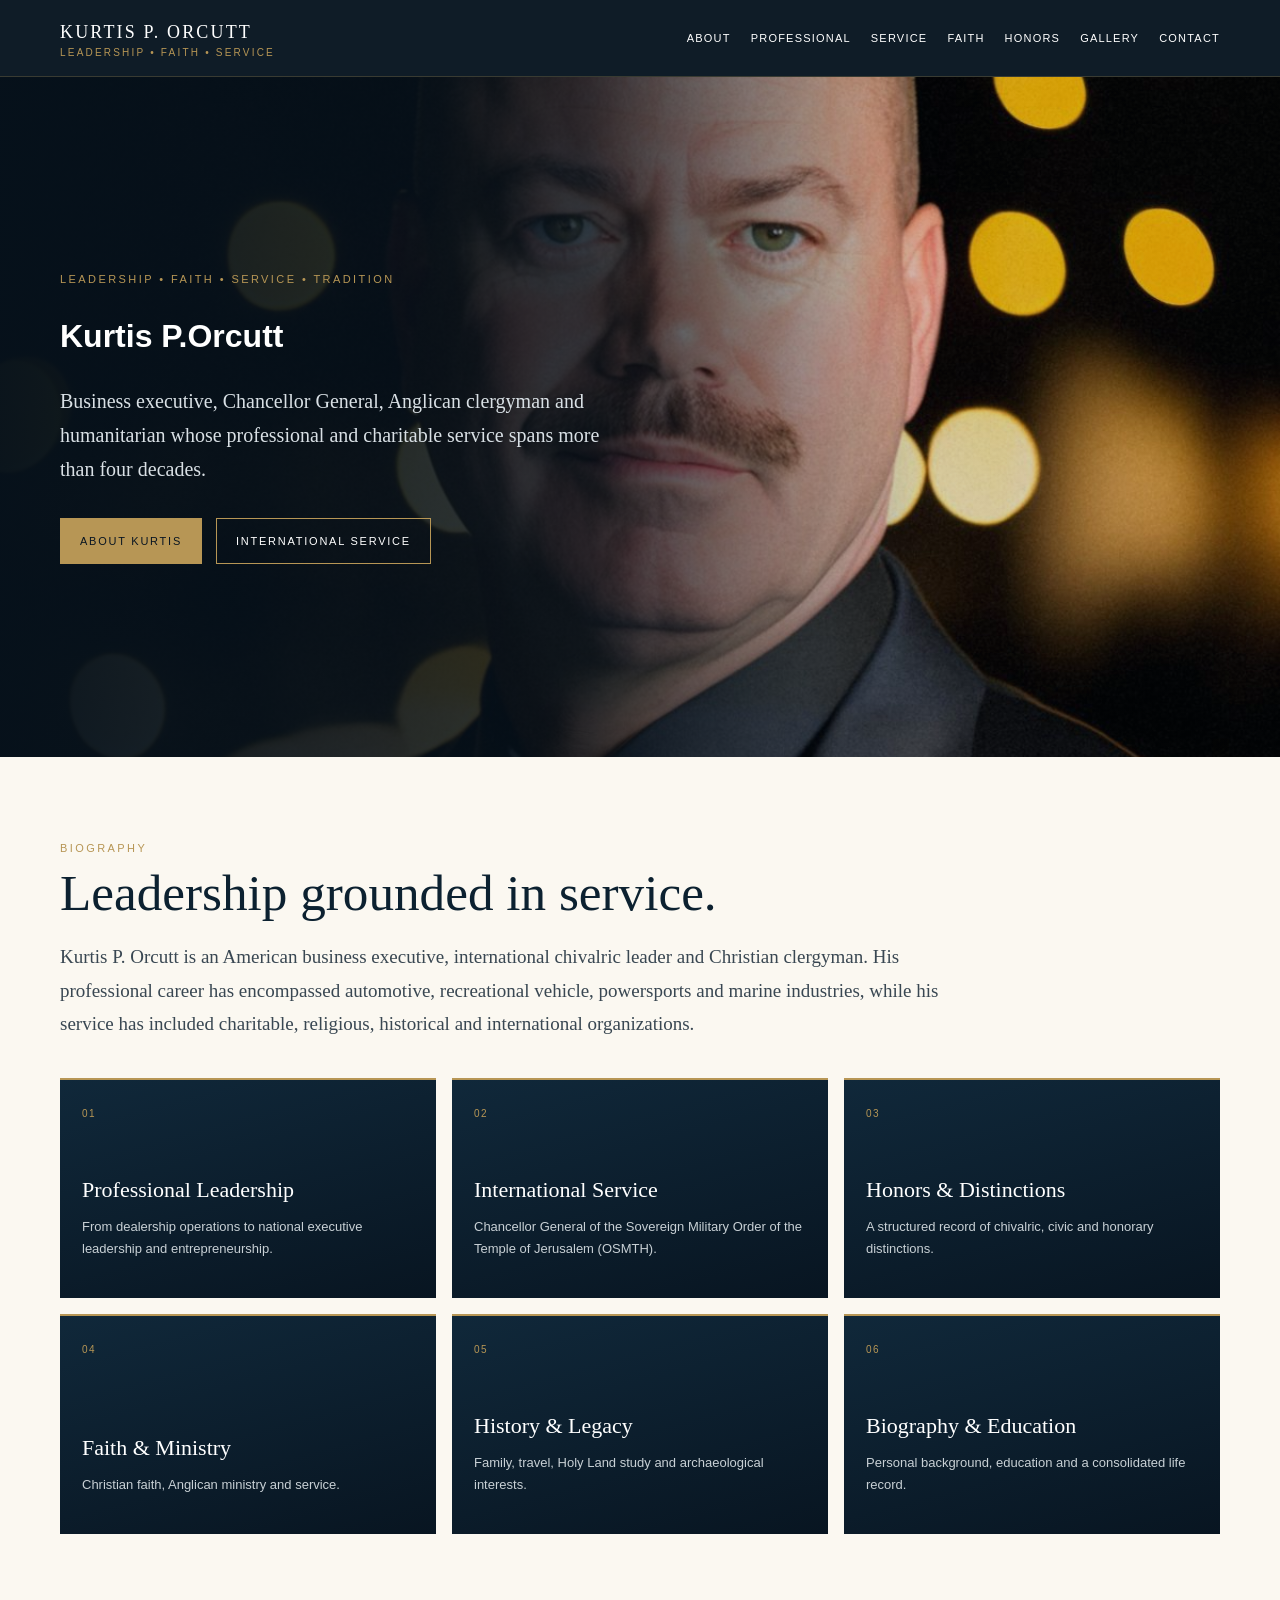
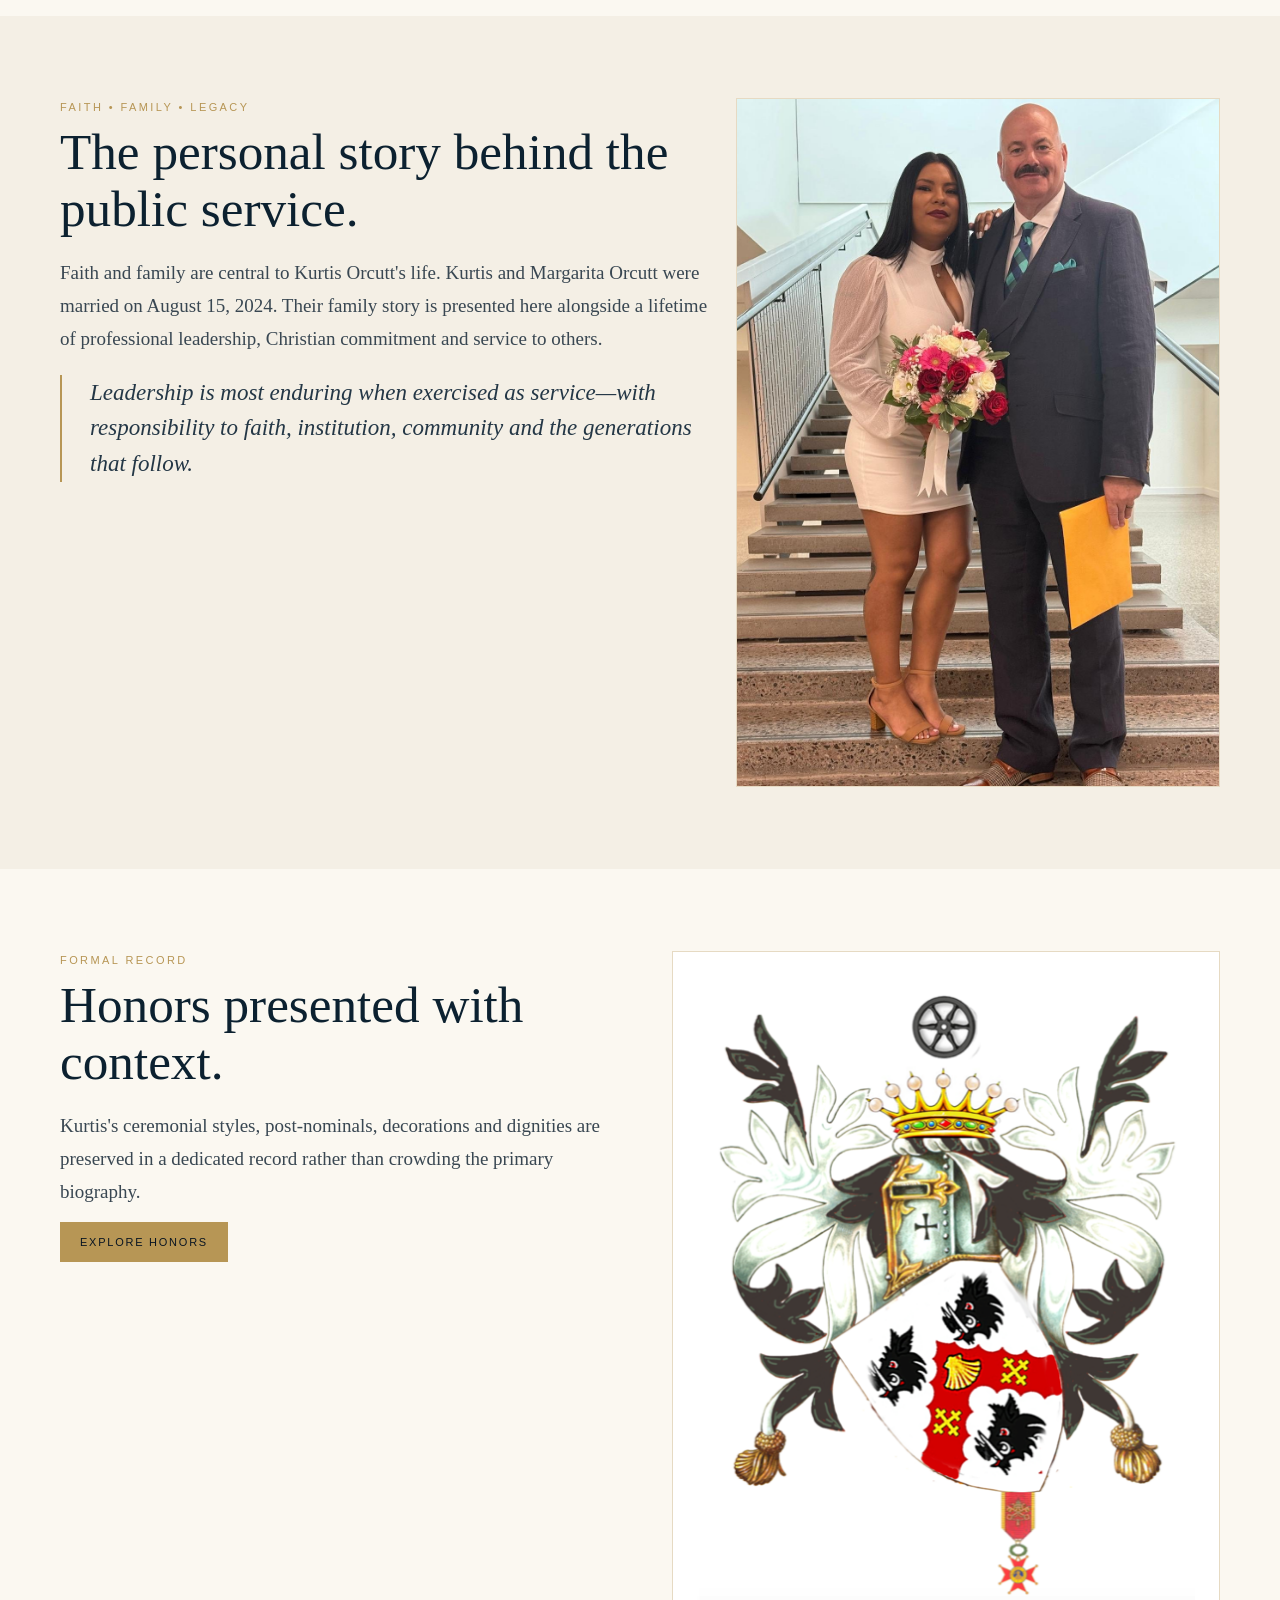
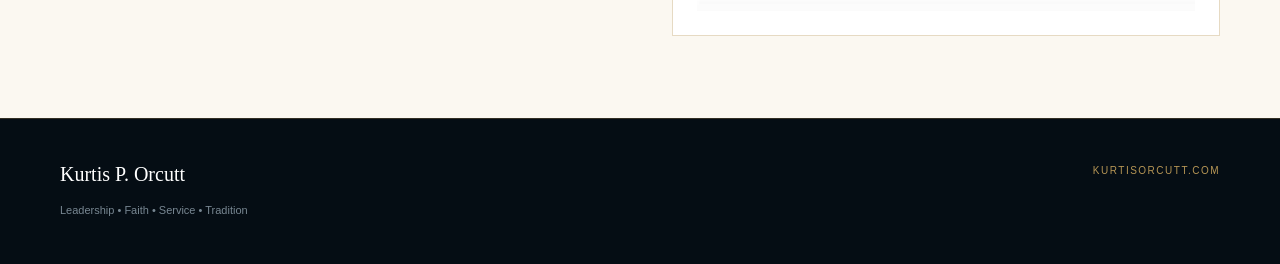
<file: index.html>
<!doctype html><html lang="en"><head><meta charset="utf-8"><meta name="viewport" content="width=device-width,initial-scale=1"><title>Kurtis P. Orcutt | Leadership, Faith &amp; Service</title><meta name="description" content="Official personal website of Kurtis P. Orcutt: executive leadership, OSMTH international service, Christian ministry, honors, family and historical interests."><meta name="robots" content="index,follow"><link rel="canonical" href="https://www.kurtisorcutt.com/"><meta property="og:type" content="website"><meta property="og:title" content="Kurtis P. Orcutt | Leadership, Faith &amp; Service"><meta property="og:description" content="Official personal website of Kurtis P. Orcutt: executive leadership, OSMTH international service, Christian ministry, honors, family and historical interests."><meta property="og:url" content="https://www.kurtisorcutt.com/"><meta name="theme-color" content="#0b1624"><link rel="stylesheet" href="style.css"></head><body><nav><div class="wrap nav"><a class="brand" href="index.html">KURTIS P. ORCUTT<small>LEADERSHIP • FAITH • SERVICE</small></a><div class="links"><a href="about.html">ABOUT</a><a href="professional.html">PROFESSIONAL</a><a href="service.html">SERVICE</a><a href="faith.html">FAITH</a><a href="honors.html">HONORS</a><a href="gallery.html">GALLERY</a><a href="contact.html">CONTACT</a></div></div></nav><header class="hero-photo"><div class="wrap hero-grid"><div><div class="eyebrow">Leadership • Faith • Service • Tradition</div><h1>Kurtis P.<span>Orcutt</span></h1><div class="lead">Business executive, Chancellor General, Anglican clergyman and humanitarian whose professional and charitable service spans more than four decades.</div><div class="buttons"><a class="btn fill" href="about.html">About Kurtis</a><a class="btn" href="service.html">International Service</a></div></div><div class="portrait-space"></div></div></header>
<section><div class="wrap"><div class="kicker">Biography</div><h2 class="section-title">Leadership grounded in service.</h2><p class="intro">Kurtis P. Orcutt is an American business executive, international chivalric leader and Christian clergyman. His professional career has encompassed automotive, recreational vehicle, powersports and marine industries, while his service has included charitable, religious, historical and international organizations.</p><div class="cards"><a class="card" href="professional.html"><span class="num">01</span><b>Professional Leadership</b><p>From dealership operations to national executive leadership and entrepreneurship.</p></a><a class="card" href="service.html"><span class="num">02</span><b>International Service</b><p>Chancellor General of the Sovereign Military Order of the Temple of Jerusalem (OSMTH).</p></a><a class="card" href="honors.html"><span class="num">03</span><b>Honors & Distinctions</b><p>A structured record of chivalric, civic and honorary distinctions.</p></a><a class="card" href="faith.html"><span class="num">04</span><b>Faith & Ministry</b><p>Christian faith, Anglican ministry and service.</p></a><a class="card" href="gallery.html"><span class="num">05</span><b>History & Legacy</b><p>Family, travel, Holy Land study and archaeological interests.</p></a><a class="card" href="about.html"><span class="num">06</span><b>Biography & Education</b><p>Personal background, education and a consolidated life record.</p></a></div></div></section>
<section class="cream"><div class="wrap photo-grid"><div><div class="kicker">Faith • Family • Legacy</div><h2 class="section-title">The personal story behind the public service.</h2><p class="intro">Faith and family are central to Kurtis Orcutt's life. Kurtis and Margarita Orcutt were married on August 15, 2024. Their family story is presented here alongside a lifetime of professional leadership, Christian commitment and service to others.</p><div class="quote">Leadership is most enduring when exercised as service—with responsibility to faith, institution, community and the generations that follow.</div></div><figure class="media-card" style="margin:0"><img src="assets/images/wedding.jpg" alt="Kurtis and Margarita Orcutt on their wedding day"><figcaption class="caption">Kurtis and Margarita Orcutt — August 15, 2024</figcaption></figure></div></section>
<section><div class="wrap split"><div><div class="kicker">Formal Record</div><h2 class="section-title">Honors presented with context.</h2><p class="intro">Kurtis's ceremonial styles, post-nominals, decorations and dignities are preserved in a dedicated record rather than crowding the primary biography.</p><a class="btn fill" href="honors.html">Explore Honors</a></div><figure class="media-card coat" style="margin:0"><img src="assets/images/coat-of-arms.png" alt="Coat of arms displayed by Kurtis P. Orcutt"></figure></div></section><footer class="footer"><div class="wrap footer-grid"><div><b>Kurtis P. Orcutt</b><div class="fine">Leadership • Faith • Service • Tradition</div></div><div class="tag">KurtisOrcutt.com</div></div></footer></body></html>
</file>
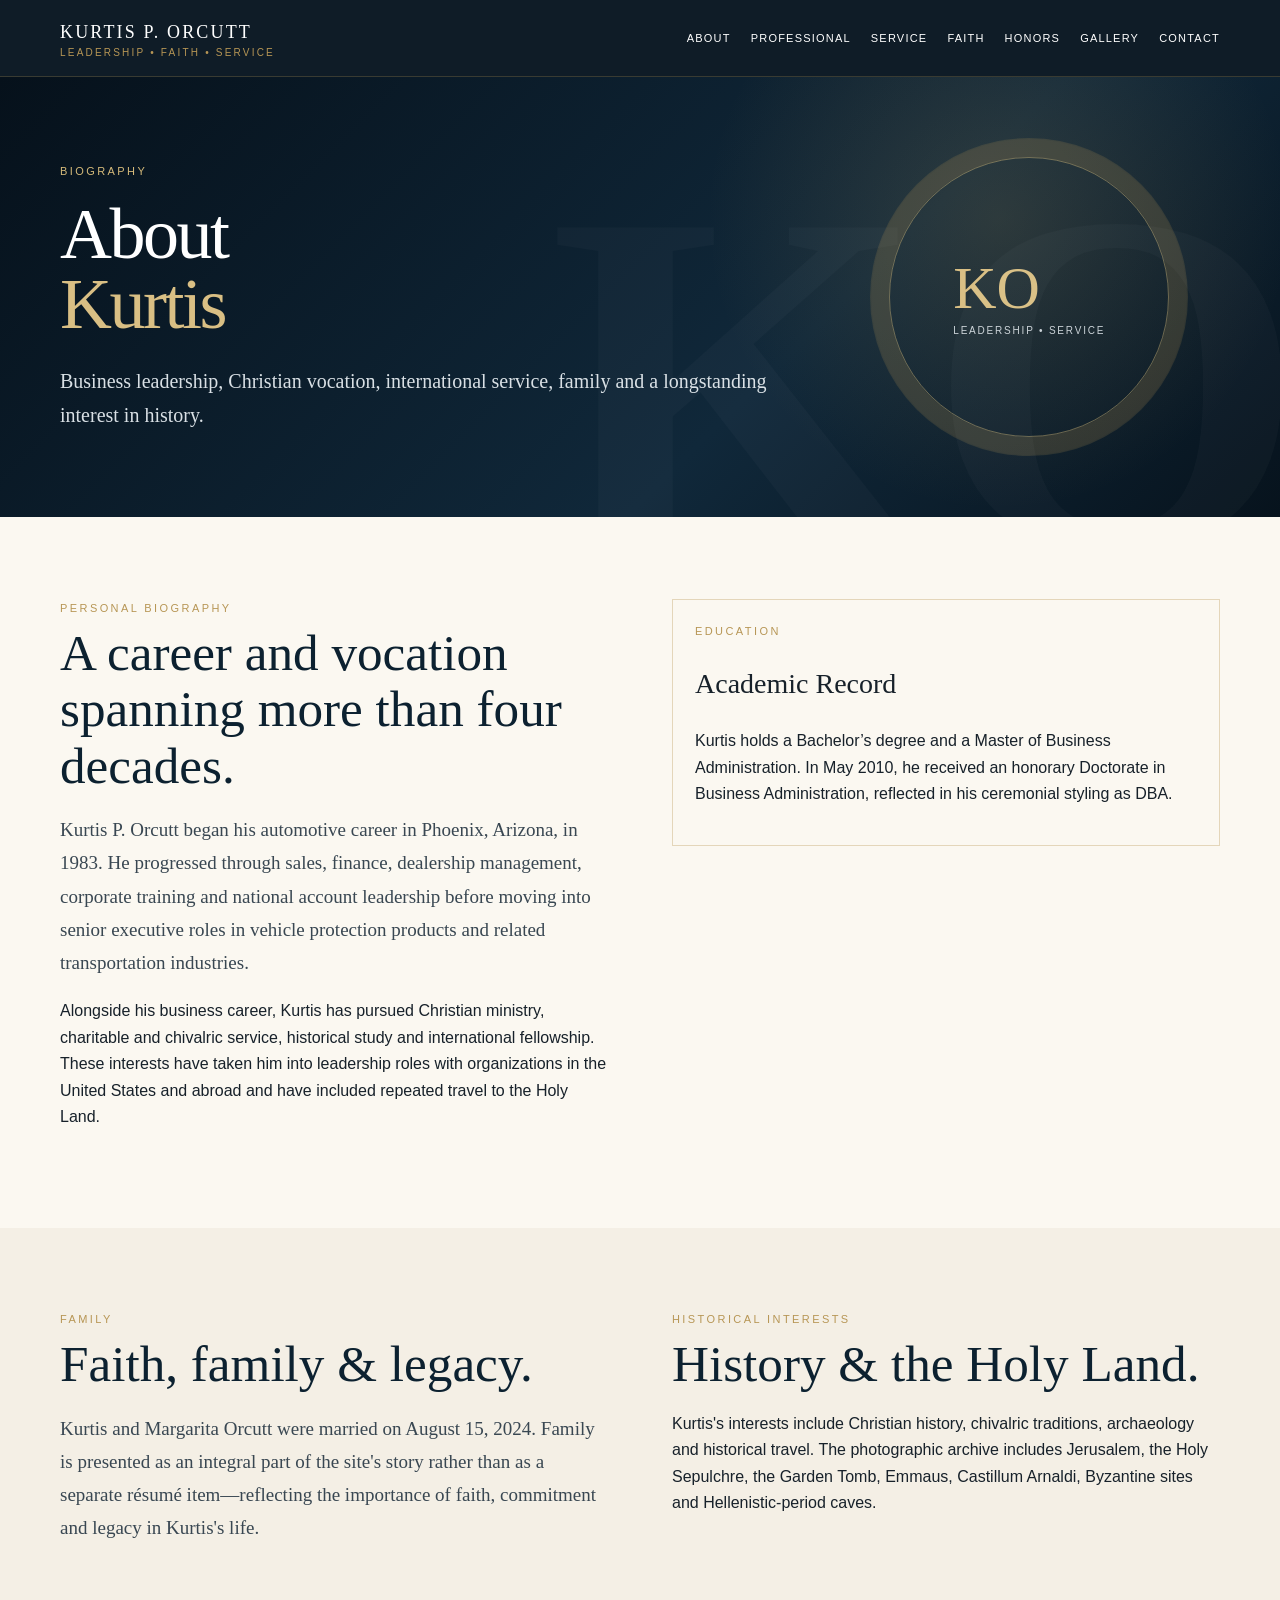
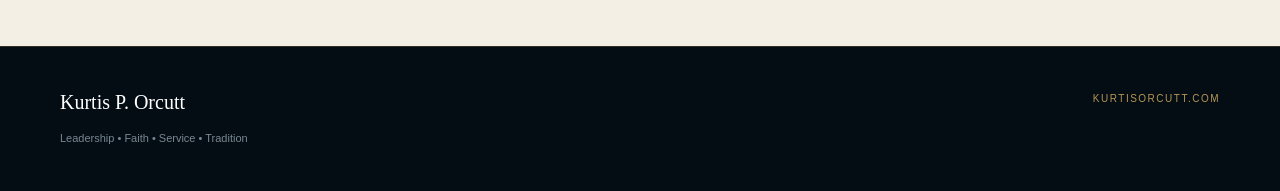
<file: about.html>
<!doctype html><html lang="en"><head><meta charset="utf-8"><meta name="viewport" content="width=device-width,initial-scale=1"><title>About Kurtis P. Orcutt | Biography &amp; Education</title><meta name="description" content="Biography of Kurtis P. Orcutt, including professional background, education, family, faith, ministry and historical interests."><meta name="robots" content="index,follow"><link rel="canonical" href="https://www.kurtisorcutt.com/about.html"><meta property="og:type" content="website"><meta property="og:title" content="About Kurtis P. Orcutt | Biography &amp; Education"><meta property="og:description" content="Biography of Kurtis P. Orcutt, including professional background, education, family, faith, ministry and historical interests."><meta property="og:url" content="https://www.kurtisorcutt.com/about.html"><meta name="theme-color" content="#0b1624"><link rel="stylesheet" href="style.css"></head><body><nav><div class="wrap nav"><a class="brand" href="index.html">KURTIS P. ORCUTT<small>LEADERSHIP • FAITH • SERVICE</small></a><div class="links"><a href="about.html">ABOUT</a><a href="professional.html">PROFESSIONAL</a><a href="service.html">SERVICE</a><a href="faith.html">FAITH</a><a href="honors.html">HONORS</a><a href="gallery.html">GALLERY</a><a href="contact.html">CONTACT</a></div></div></nav><header class="hero small"><div class="wrap hero-grid"><div><div class="eyebrow">Biography</div><h1>About <span>Kurtis</span></h1><div class="lead">Business leadership, Christian vocation, international service, family and a longstanding interest in history.</div></div><div class="seal"><div><strong>KO</strong><span>LEADERSHIP • SERVICE</span></div></div></div></header><section><div class="wrap split"><div><div class="kicker">Personal Biography</div><h2 class="section-title">A career and vocation spanning more than four decades.</h2><p class="intro">Kurtis P. Orcutt began his automotive career in Phoenix, Arizona, in 1983. He progressed through sales, finance, dealership management, corporate training and national account leadership before moving into senior executive roles in vehicle protection products and related transportation industries.</p><p>Alongside his business career, Kurtis has pursued Christian ministry, charitable and chivalric service, historical study and international fellowship. These interests have taken him into leadership roles with organizations in the United States and abroad and have included repeated travel to the Holy Land.</p></div><div class="panel"><div class="kicker">Education</div><h3 style="font:28px Georgia">Academic Record</h3><p>Kurtis holds a Bachelor’s degree and a Master of Business Administration. In May 2010, he received an honorary Doctorate in Business Administration, reflected in his ceremonial styling as DBA.</p><p class="fine"></p></div></div></section><section class="cream"><div class="wrap split"><div><div class="kicker">Family</div><h2 class="section-title">Faith, family & legacy.</h2><p class="intro">Kurtis and Margarita Orcutt were married on August 15, 2024. Family is presented as an integral part of the site's story rather than as a separate résumé item—reflecting the importance of faith, commitment and legacy in Kurtis's life.</p></div><div><div class="kicker">Historical Interests</div><h2 class="section-title">History & the Holy Land.</h2><p>Kurtis's interests include Christian history, chivalric traditions, archaeology and historical travel. The photographic archive includes Jerusalem, the Holy Sepulchre, the Garden Tomb, Emmaus, Castillum Arnaldi, Byzantine sites and Hellenistic-period caves.</p></div></div></section><footer class="footer"><div class="wrap footer-grid"><div><b>Kurtis P. Orcutt</b><div class="fine">Leadership • Faith • Service • Tradition</div></div><div class="tag">KurtisOrcutt.com</div></div></footer></body></html>
</file>
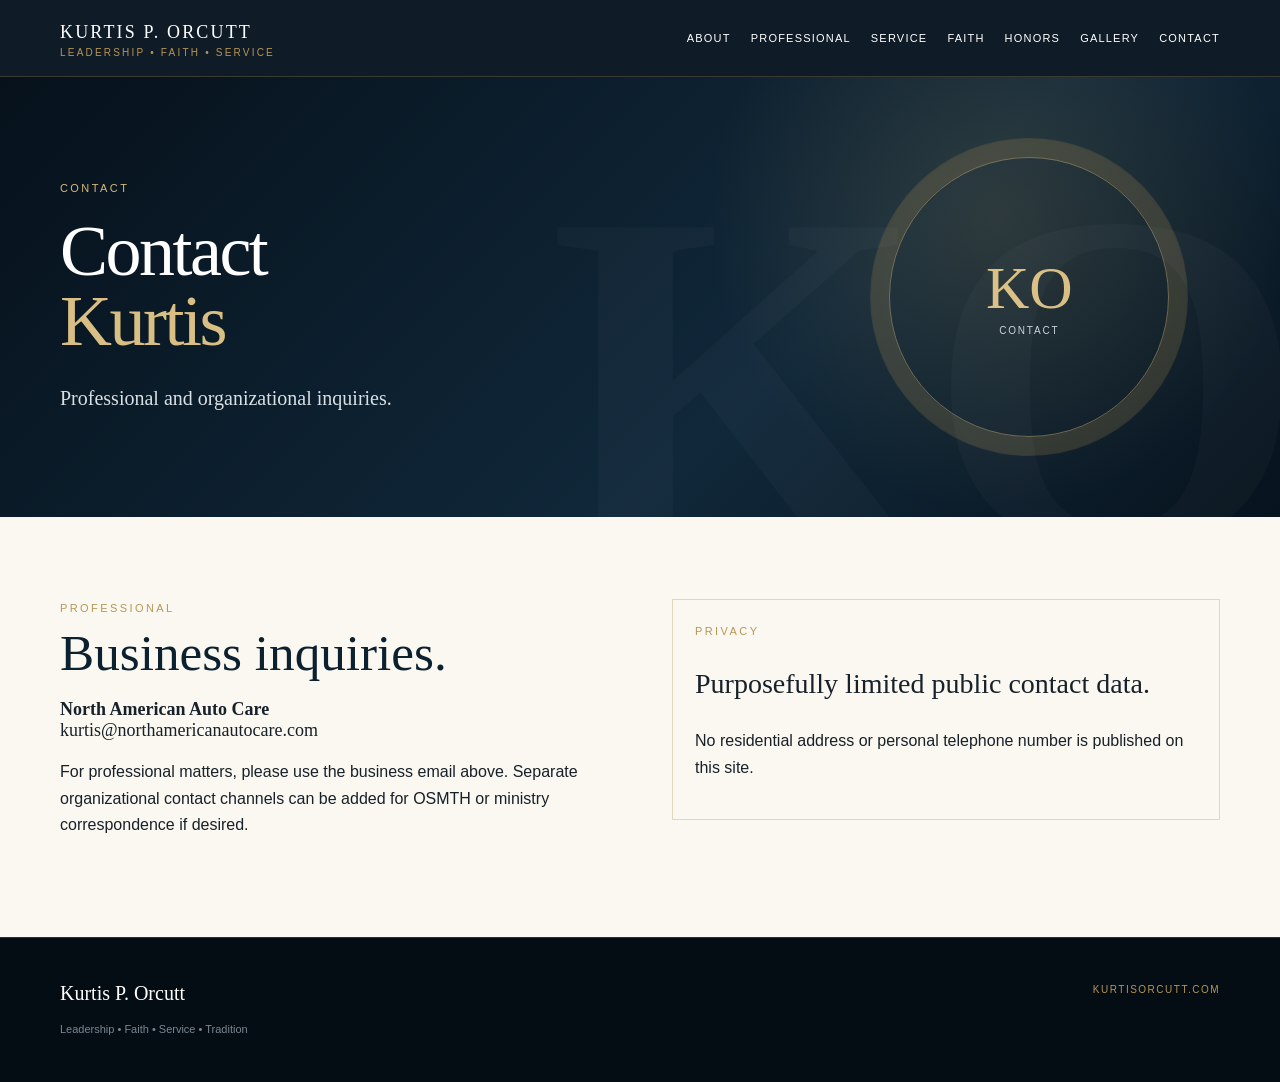
<file: contact.html>
<!doctype html><html lang="en"><head><meta charset="utf-8"><meta name="viewport" content="width=device-width,initial-scale=1"><title>Contact Kurtis P. Orcutt</title><meta name="description" content="Contact information for professional inquiries to Kurtis P. Orcutt and North American Auto Care."><meta name="robots" content="index,follow"><link rel="canonical" href="https://www.kurtisorcutt.com/contact.html"><meta property="og:type" content="website"><meta property="og:title" content="Contact Kurtis P. Orcutt"><meta property="og:description" content="Contact information for professional inquiries to Kurtis P. Orcutt and North American Auto Care."><meta property="og:url" content="https://www.kurtisorcutt.com/contact.html"><meta name="theme-color" content="#0b1624"><link rel="stylesheet" href="style.css"></head><body><nav><div class="wrap nav"><a class="brand" href="index.html">KURTIS P. ORCUTT<small>LEADERSHIP • FAITH • SERVICE</small></a><div class="links"><a href="about.html">ABOUT</a><a href="professional.html">PROFESSIONAL</a><a href="service.html">SERVICE</a><a href="faith.html">FAITH</a><a href="honors.html">HONORS</a><a href="gallery.html">GALLERY</a><a href="contact.html">CONTACT</a></div></div></nav><header class="hero small"><div class="wrap hero-grid"><div><div class="eyebrow">Contact</div><h1>Contact <span>Kurtis</span></h1><div class="lead">Professional and organizational inquiries.</div></div><div class="seal"><div><strong>KO</strong><span>CONTACT</span></div></div></div></header><section><div class="wrap split"><div><div class="kicker">Professional</div><h2 class="section-title">Business inquiries.</h2><p class="contact"><b>North American Auto Care</b><br><a href="mailto:kurtis@northamericanautocare.com">kurtis@northamericanautocare.com</a></p><p>For professional matters, please use the business email above. Separate organizational contact channels can be added for OSMTH or ministry correspondence if desired.</p></div><div class="panel"><div class="kicker">Privacy</div><h3 style="font:28px Georgia">Purposefully limited public contact data.</h3><p>No residential address or personal telephone number is published on this site. </p></div></div></section><footer class="footer"><div class="wrap footer-grid"><div><b>Kurtis P. Orcutt</b><div class="fine">Leadership • Faith • Service • Tradition</div></div><div class="tag">KurtisOrcutt.com</div></div></footer></body></html>
</file>
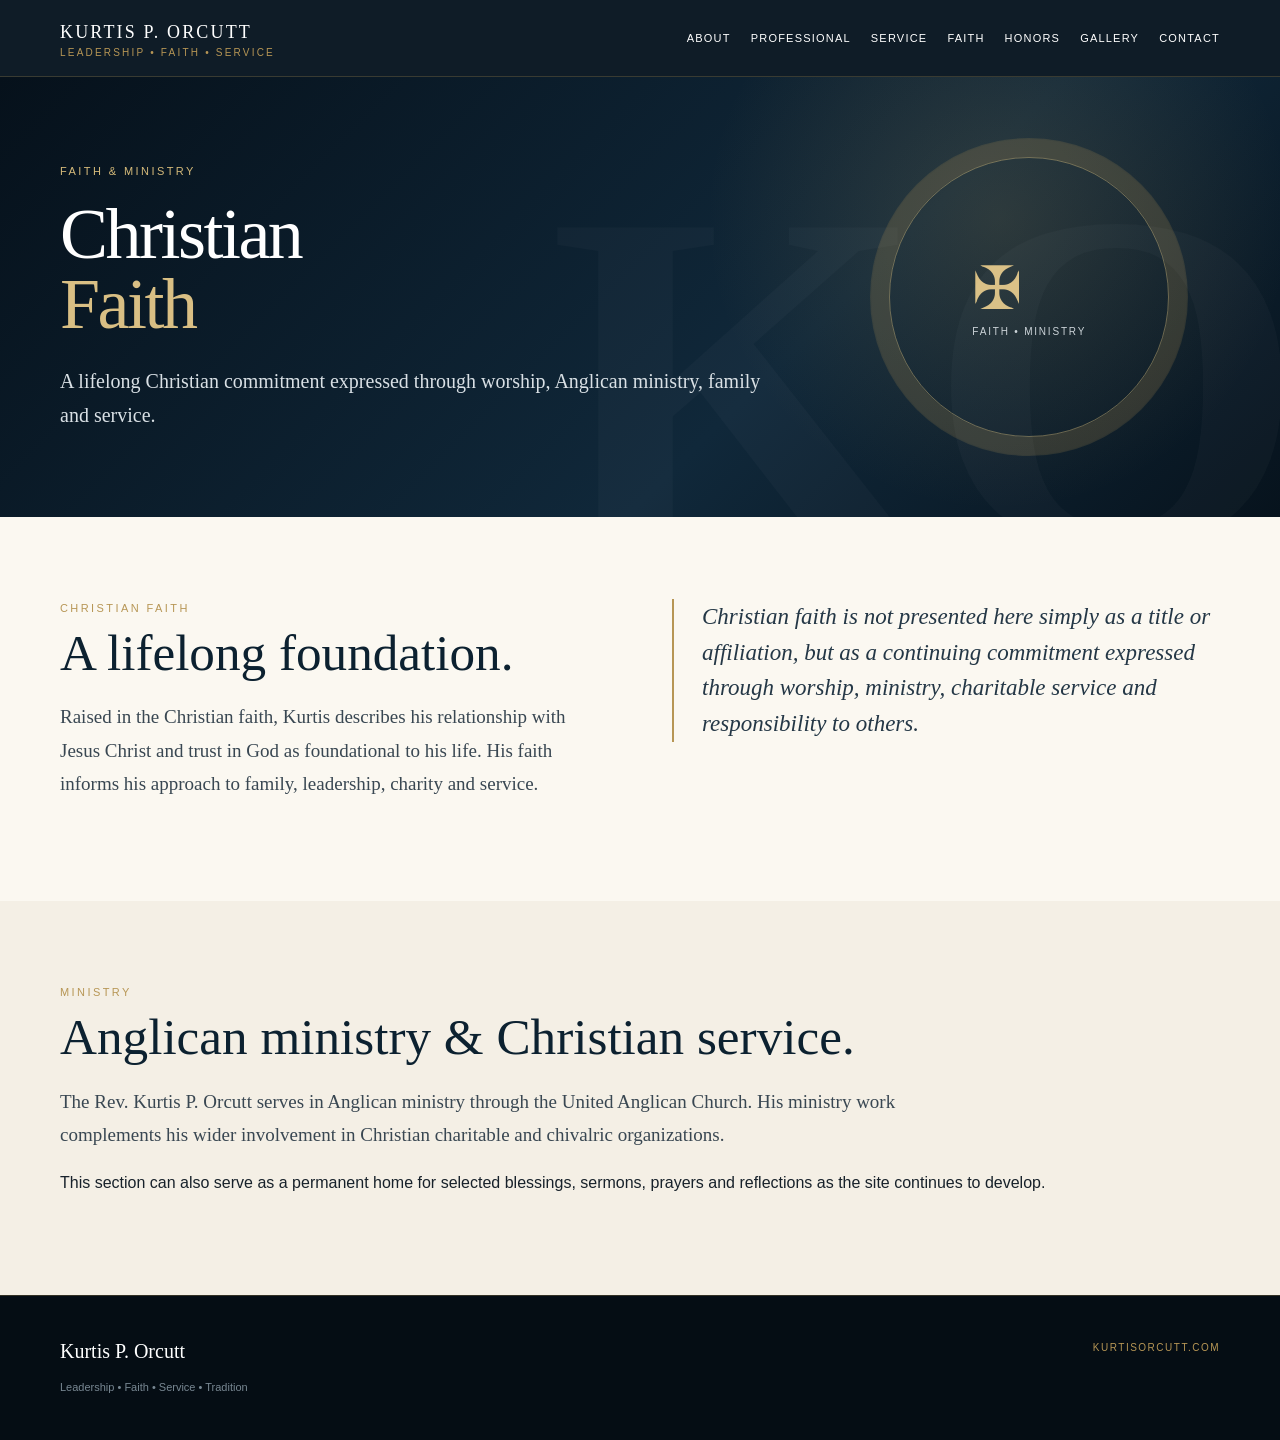
<file: faith.html>
<!doctype html><html lang="en"><head><meta charset="utf-8"><meta name="viewport" content="width=device-width,initial-scale=1"><title>Faith &amp; Ministry | Rev. Kurtis P. Orcutt</title><meta name="description" content="Christian faith and Anglican ministry of Rev. Kurtis P. Orcutt, including a lifelong commitment to worship, service and Christian fellowship."><meta name="robots" content="index,follow"><link rel="canonical" href="https://www.kurtisorcutt.com/faith.html"><meta property="og:type" content="website"><meta property="og:title" content="Faith &amp; Ministry | Rev. Kurtis P. Orcutt"><meta property="og:description" content="Christian faith and Anglican ministry of Rev. Kurtis P. Orcutt, including a lifelong commitment to worship, service and Christian fellowship."><meta property="og:url" content="https://www.kurtisorcutt.com/faith.html"><meta name="theme-color" content="#0b1624"><link rel="stylesheet" href="style.css"></head><body><nav><div class="wrap nav"><a class="brand" href="index.html">KURTIS P. ORCUTT<small>LEADERSHIP • FAITH • SERVICE</small></a><div class="links"><a href="about.html">ABOUT</a><a href="professional.html">PROFESSIONAL</a><a href="service.html">SERVICE</a><a href="faith.html">FAITH</a><a href="honors.html">HONORS</a><a href="gallery.html">GALLERY</a><a href="contact.html">CONTACT</a></div></div></nav><header class="hero small"><div class="wrap hero-grid"><div><div class="eyebrow">Faith & Ministry</div><h1>Christian <span>Faith</span></h1><div class="lead">A lifelong Christian commitment expressed through worship, Anglican ministry, family and service.</div></div><div class="seal"><div><strong>✠</strong><span>FAITH • MINISTRY</span></div></div></div></header><section><div class="wrap split"><div><div class="kicker">Christian Faith</div><h2 class="section-title">A lifelong foundation.</h2><p class="intro">Raised in the Christian faith, Kurtis describes his relationship with Jesus Christ and trust in God as foundational to his life. His faith informs his approach to family, leadership, charity and service.</p></div><div class="quote">Christian faith is not presented here simply as a title or affiliation, but as a continuing commitment expressed through worship, ministry, charitable service and responsibility to others.</div></div></section><section class="cream"><div class="wrap"><div class="kicker">Ministry</div><h2 class="section-title">Anglican ministry & Christian service.</h2><p class="intro">The Rev. Kurtis P. Orcutt serves in Anglican ministry through the United Anglican Church. His ministry work complements his wider involvement in Christian charitable and chivalric organizations.</p><p>This section can also serve as a permanent home for selected blessings, sermons, prayers and reflections as the site continues to develop.</p></div></section><footer class="footer"><div class="wrap footer-grid"><div><b>Kurtis P. Orcutt</b><div class="fine">Leadership • Faith • Service • Tradition</div></div><div class="tag">KurtisOrcutt.com</div></div></footer></body></html>
</file>
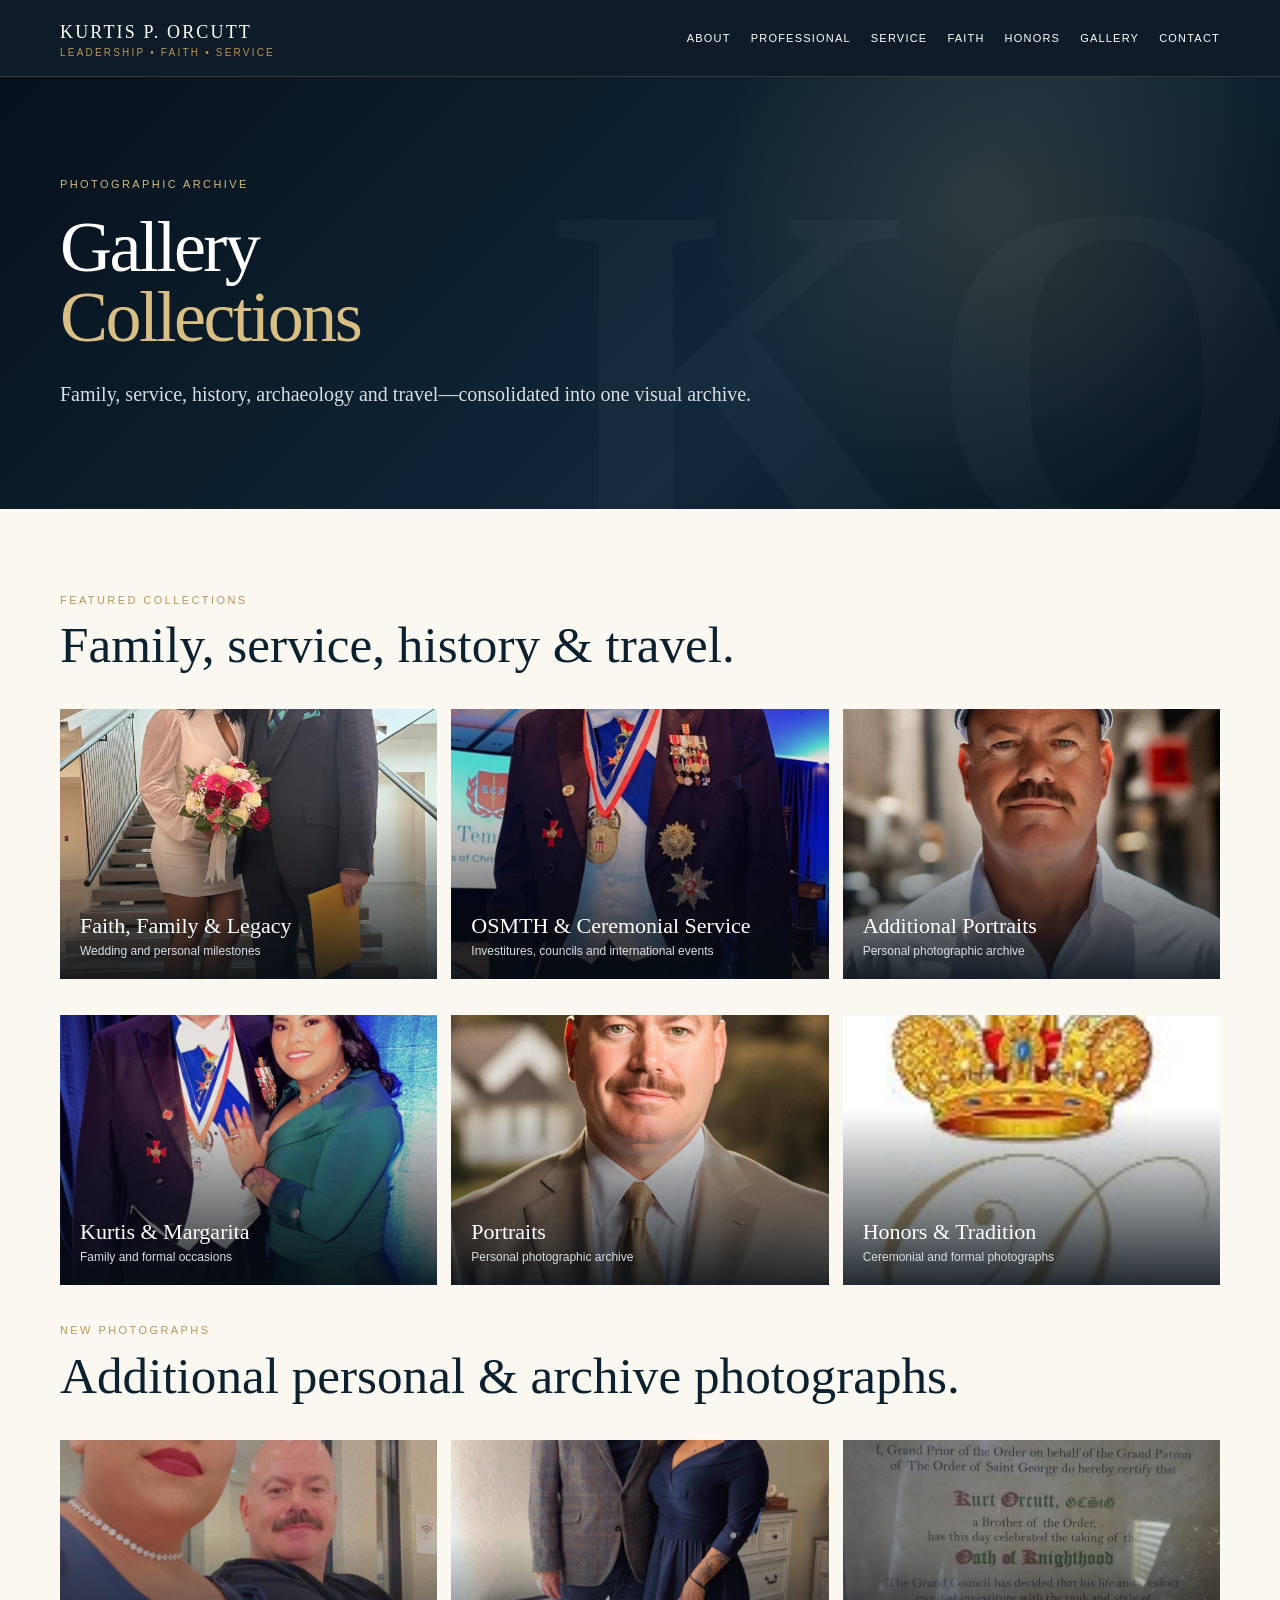
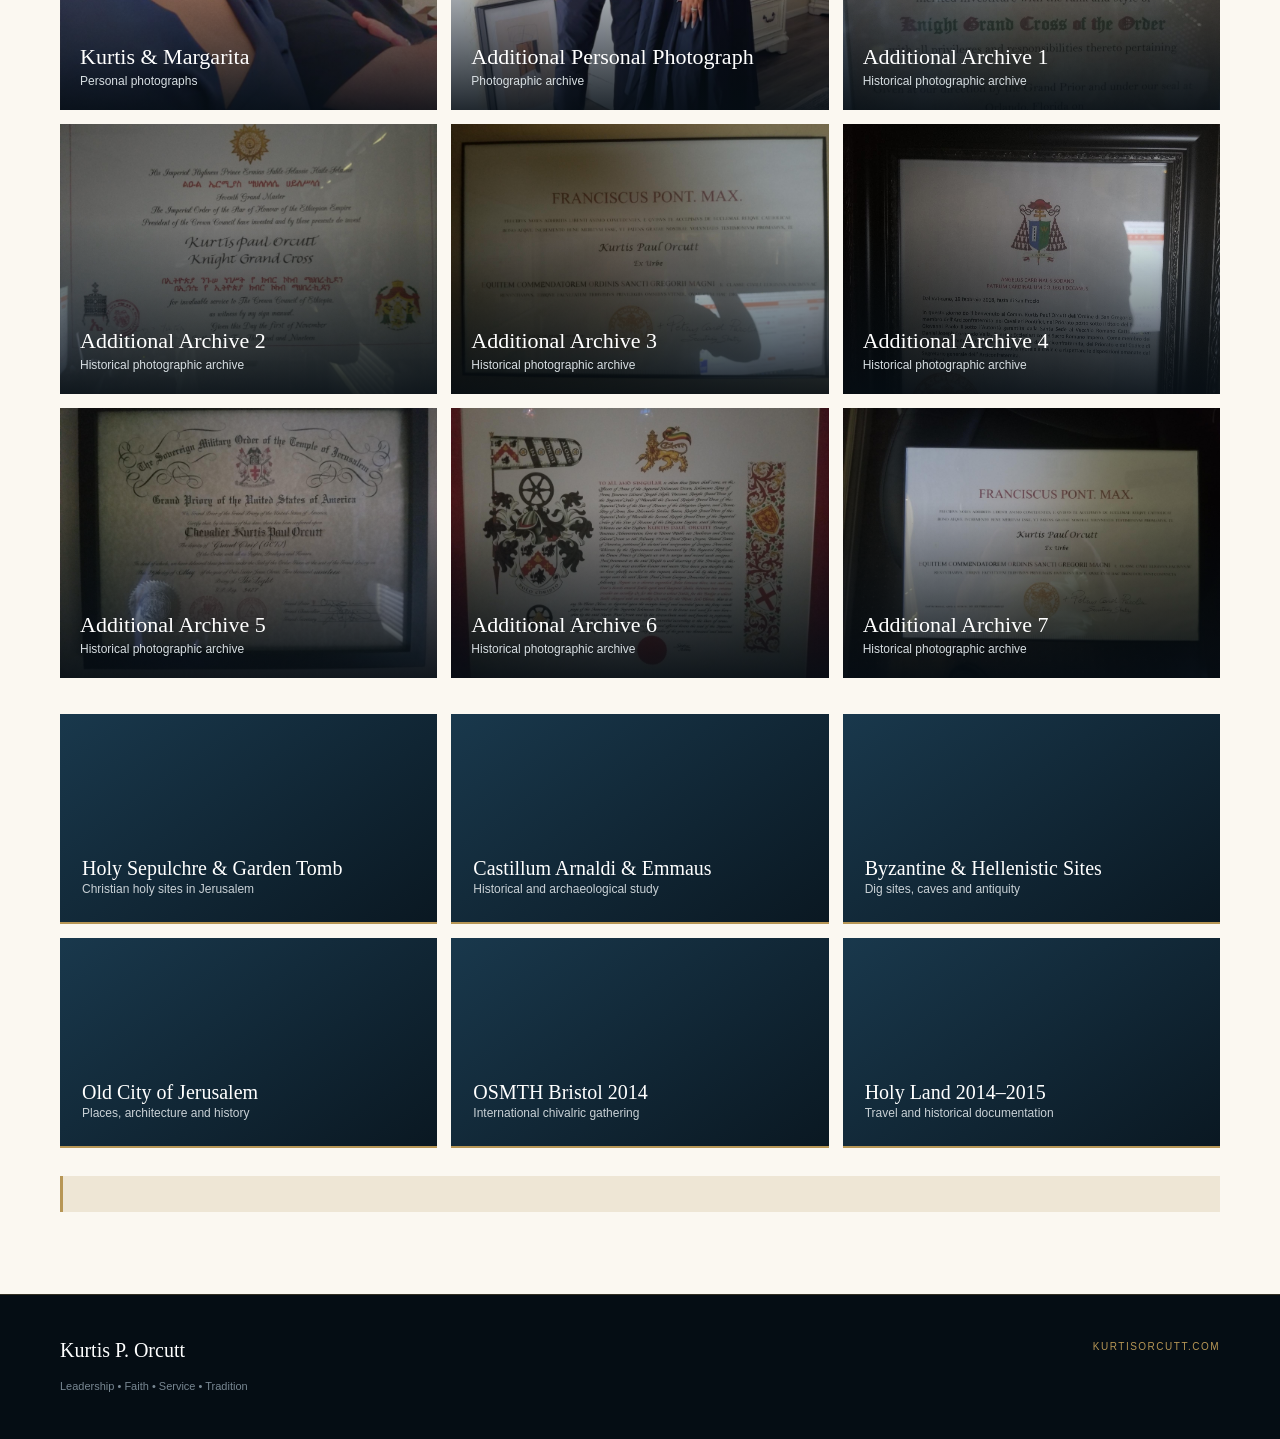
<file: gallery.html>
<!doctype html><html lang="en"><head><meta charset="utf-8"><meta name="viewport" content="width=device-width,initial-scale=1"><title>Gallery &amp; Photographic Archive | Kurtis P. Orcutt</title><meta name="description" content="Photographic archive of Kurtis P. Orcutt covering family, OSMTH, the Holy Land, Jerusalem, historical travel, archaeology and ceremonial service."><meta name="robots" content="index,follow"><link rel="canonical" href="https://www.kurtisorcutt.com/gallery.html"><meta property="og:type" content="website"><meta property="og:title" content="Gallery &amp; Photographic Archive | Kurtis P. Orcutt"><meta property="og:description" content="Photographic archive of Kurtis P. Orcutt covering family, OSMTH, the Holy Land, Jerusalem, historical travel, archaeology and ceremonial service."><meta property="og:url" content="https://www.kurtisorcutt.com/gallery.html"><meta name="theme-color" content="#0b1624"><link rel="stylesheet" href="style.css"></head><body><nav><div class="wrap nav"><a class="brand" href="index.html">KURTIS P. ORCUTT<small>LEADERSHIP • FAITH • SERVICE</small></a><div class="links"><a href="about.html">ABOUT</a><a href="professional.html">PROFESSIONAL</a><a href="service.html">SERVICE</a><a href="faith.html">FAITH</a><a href="honors.html">HONORS</a><a href="gallery.html">GALLERY</a><a href="contact.html">CONTACT</a></div></div></nav><header class="hero small"><div class="wrap"><div class="eyebrow">Photographic Archive</div><h1>Gallery<span>Collections</span></h1><div class="lead">Family, service, history, archaeology and travel—consolidated into one visual archive.</div></div></header><section><div class="wrap"><div class="kicker">Featured Collections</div><h2 class="section-title">Family, service, history & travel.</h2><div class="gallery"><div class="gallery-photo" role="button" tabindex="0" aria-label="Open wedding photograph" data-image="assets/images/wedding.jpg" style="background-image:url('assets/images/wedding.jpg')"><div><b>Faith, Family & Legacy</b><span>Wedding and personal milestones</span></div></div><div class="gallery-photo" role="button" tabindex="0" aria-label="Open ceremonial photograph" data-image="assets/images/ceremonial.jpg" style="background-image:url('assets/images/ceremonial.jpg')"><div><b>OSMTH & Ceremonial Service</b><span>Investitures, councils and international events</span></div></div><div class="gallery-photo" role="button" tabindex="0" aria-label="Open portrait 31 photograph" data-image="assets/images/portrait-31.jpg" style="background-image:url('assets/images/portrait-31.jpg')"><div><b>Additional Portraits</b><span>Personal photographic archive</span></div></div></div><div class="gallery"><div class="gallery-photo" role="button" tabindex="0" aria-label="Open couple formal photograph" data-image="assets/images/couple-formal.jpg" style="background-image:url('assets/images/couple-formal.jpg')"><div><b>Kurtis & Margarita</b><span>Family and formal occasions</span></div></div><div class="gallery-photo" role="button" tabindex="0" aria-label="Open portrait alternate photograph" data-image="assets/images/portrait-alternate.jpg" style="background-image:url('assets/images/portrait-alternate.jpg')"><div><b>Portraits</b><span>Personal photographic archive</span></div></div><div class="gallery-photo" role="button" tabindex="0" aria-label="Open imperial house photograph" data-image="assets/images/imperial-house.jpg" style="background-image:url('assets/images/imperial-house.jpg')"><div><b>Honors & Tradition</b><span>Ceremonial and formal photographs</span></div></div></div><div class="kicker" style="margin-top:36px">New Photographs</div><h2 class="section-title">Additional personal &amp; archive photographs.</h2><div class="gallery"><div class="gallery-photo" role="button" tabindex="0" aria-label="Open Kurtis & Margarita photograph" data-image="assets/images/6ba549dd-48a3-442a-afc1-ef20ec6cbdd0.jpg" style="background-image:url('assets/images/6ba549dd-48a3-442a-afc1-ef20ec6cbdd0.jpg')"><div><b>Kurtis & Margarita</b><span>Personal photographs</span></div></div><div class="gallery-photo" role="button" tabindex="0" aria-label="Open Additional Personal Photograph photograph" data-image="assets/images/5f3fbf2f-65a1-43bd-a5e8-1b7f97e764dc.jpg" style="background-image:url('assets/images/5f3fbf2f-65a1-43bd-a5e8-1b7f97e764dc.jpg')"><div><b>Additional Personal Photograph</b><span>Photographic archive</span></div></div><div class="gallery-photo" role="button" tabindex="0" aria-label="Open Additional Archive 1 photograph" data-image="assets/images/20210819_105859.jpg" style="background-image:url('assets/images/20210819_105859.jpg')"><div><b>Additional Archive 1</b><span>Historical photographic archive</span></div></div><div class="gallery-photo" role="button" tabindex="0" aria-label="Open Additional Archive 2 photograph" data-image="assets/images/20210819_105912.jpg" style="background-image:url('assets/images/20210819_105912.jpg')"><div><b>Additional Archive 2</b><span>Historical photographic archive</span></div></div><div class="gallery-photo" role="button" tabindex="0" aria-label="Open Additional Archive 3 photograph" data-image="assets/images/20210819_105919.jpg" style="background-image:url('assets/images/20210819_105919.jpg')"><div><b>Additional Archive 3</b><span>Historical photographic archive</span></div></div><div class="gallery-photo" role="button" tabindex="0" aria-label="Open Additional Archive 4 photograph" data-image="assets/images/20210819_105923.jpg" style="background-image:url('assets/images/20210819_105923.jpg')"><div><b>Additional Archive 4</b><span>Historical photographic archive</span></div></div><div class="gallery-photo" role="button" tabindex="0" aria-label="Open Additional Archive 5 photograph" data-image="assets/images/20210819_105931.jpg" style="background-image:url('assets/images/20210819_105931.jpg')"><div><b>Additional Archive 5</b><span>Historical photographic archive</span></div></div><div class="gallery-photo" role="button" tabindex="0" aria-label="Open Additional Archive 6 photograph" data-image="assets/images/20210819_105943.jpg" style="background-image:url('assets/images/20210819_105943.jpg')"><div><b>Additional Archive 6</b><span>Historical photographic archive</span></div></div><div class="gallery-photo" role="button" tabindex="0" aria-label="Open Additional Archive 7 photograph" data-image="assets/images/20210819_140505.jpg" style="background-image:url('assets/images/20210819_140505.jpg')"><div><b>Additional Archive 7</b><span>Historical photographic archive</span></div></div></div><div class="gallery"><div class="g"><b>Holy Sepulchre & Garden Tomb</b><span>Christian holy sites in Jerusalem</span></div><div class="g"><b>Castillum Arnaldi & Emmaus</b><span>Historical and archaeological study</span></div><div class="g"><b>Byzantine & Hellenistic Sites</b><span>Dig sites, caves and antiquity</span></div><div class="g"><b>Old City of Jerusalem</b><span>Places, architecture and history</span></div><div class="g"><b>OSMTH Bristol 2014</b><span>International chivalric gathering</span></div><div class="g"><b>Holy Land 2014–2015</b><span>Travel and historical documentation</span></div></div><div class="notice" style="margin-top:28px"></div></div></section><footer class="footer"><div class="wrap footer-grid"><div><b>Kurtis P. Orcutt</b><div class="fine">Leadership • Faith • Service • Tradition</div></div><div class="tag">KurtisOrcutt.com</div></div></footer><style>
.gallery-photo[role="button"]{cursor:zoom-in}
.gallery-photo[role="button"]:focus-visible{outline:3px solid #d6b36a;outline-offset:4px}
.photo-lightbox{position:fixed;inset:0;z-index:9999;background:rgba(5,10,17,.96);display:none;align-items:center;justify-content:center;padding:56px 60px 76px;box-sizing:border-box}
.photo-lightbox.open{display:flex}
.photo-lightbox img{max-width:100%;max-height:100%;object-fit:contain;box-shadow:0 8px 30px #0008}
.photo-lightbox button{position:absolute;border:1px solid #ffffff75;border-radius:6px;background:#142338;color:white;font-size:27px;min-width:44px;min-height:44px;cursor:pointer}
.photo-close{right:16px;top:12px}.photo-prev{left:10px;top:50%;transform:translateY(-50%)}.photo-next{right:10px;top:50%;transform:translateY(-50%)}
.photo-caption{position:absolute;bottom:18px;left:60px;right:60px;text-align:center;color:white;font-size:15px}
@media(max-width:560px){.photo-lightbox{padding:65px 48px 75px}.photo-caption{left:48px;right:48px;font-size:13px}}
</style>
<div class="photo-lightbox" id="photo-lightbox" role="dialog" aria-modal="true" aria-label="Gallery photograph viewer" aria-hidden="true">
<button class="photo-close" type="button" aria-label="Close photograph">×</button>
<button class="photo-prev" type="button" aria-label="Previous photograph">‹</button>
<img alt="">
<button class="photo-next" type="button" aria-label="Next photograph">›</button>
<div class="photo-caption" aria-live="polite"></div>
</div>
<script>
(function(){
const tiles=Array.from(document.querySelectorAll('.gallery-photo[data-image]'));
const viewer=document.getElementById('photo-lightbox');
const photo=viewer.querySelector('img');
const caption=viewer.querySelector('.photo-caption');
let index=0,previousFocus=null,startX=null;
function show(n){index=(n+tiles.length)%tiles.length;const tile=tiles[index];photo.src=tile.dataset.image;const title=tile.querySelector('b')?.textContent||'Gallery photograph';photo.alt=title;caption.textContent=title;}
function open(n){previousFocus=document.activeElement;show(n);viewer.classList.add('open');viewer.setAttribute('aria-hidden','false');document.body.style.overflow='hidden';viewer.querySelector('.photo-close').focus();}
function close(){viewer.classList.remove('open');viewer.setAttribute('aria-hidden','true');document.body.style.overflow='';photo.removeAttribute('src');previousFocus?.focus();}
tiles.forEach((tile,n)=>{tile.addEventListener('click',()=>open(n));tile.addEventListener('keydown',e=>{if(e.key==='Enter'||e.key===' '){e.preventDefault();open(n);}});});
viewer.querySelector('.photo-close').addEventListener('click',close);
viewer.querySelector('.photo-prev').addEventListener('click',()=>show(index-1));
viewer.querySelector('.photo-next').addEventListener('click',()=>show(index+1));
viewer.addEventListener('click',e=>{if(e.target===viewer)close();});
document.addEventListener('keydown',e=>{if(!viewer.classList.contains('open'))return;if(e.key==='Escape')close();else if(e.key==='ArrowLeft')show(index-1);else if(e.key==='ArrowRight')show(index+1);else if(e.key==='Tab'){const buttons=[...viewer.querySelectorAll('button')];const first=buttons[0],last=buttons[buttons.length-1];if(e.shiftKey&&document.activeElement===first){e.preventDefault();last.focus();}else if(!e.shiftKey&&document.activeElement===last){e.preventDefault();first.focus();}}});
viewer.addEventListener('touchstart',e=>{startX=e.changedTouches[0].screenX;},{passive:true});
viewer.addEventListener('touchend',e=>{if(startX===null)return;const dx=e.changedTouches[0].screenX-startX;if(Math.abs(dx)>55)show(index+(dx<0?1:-1));startX=null;},{passive:true});
})();
</script></body></html>
</file>
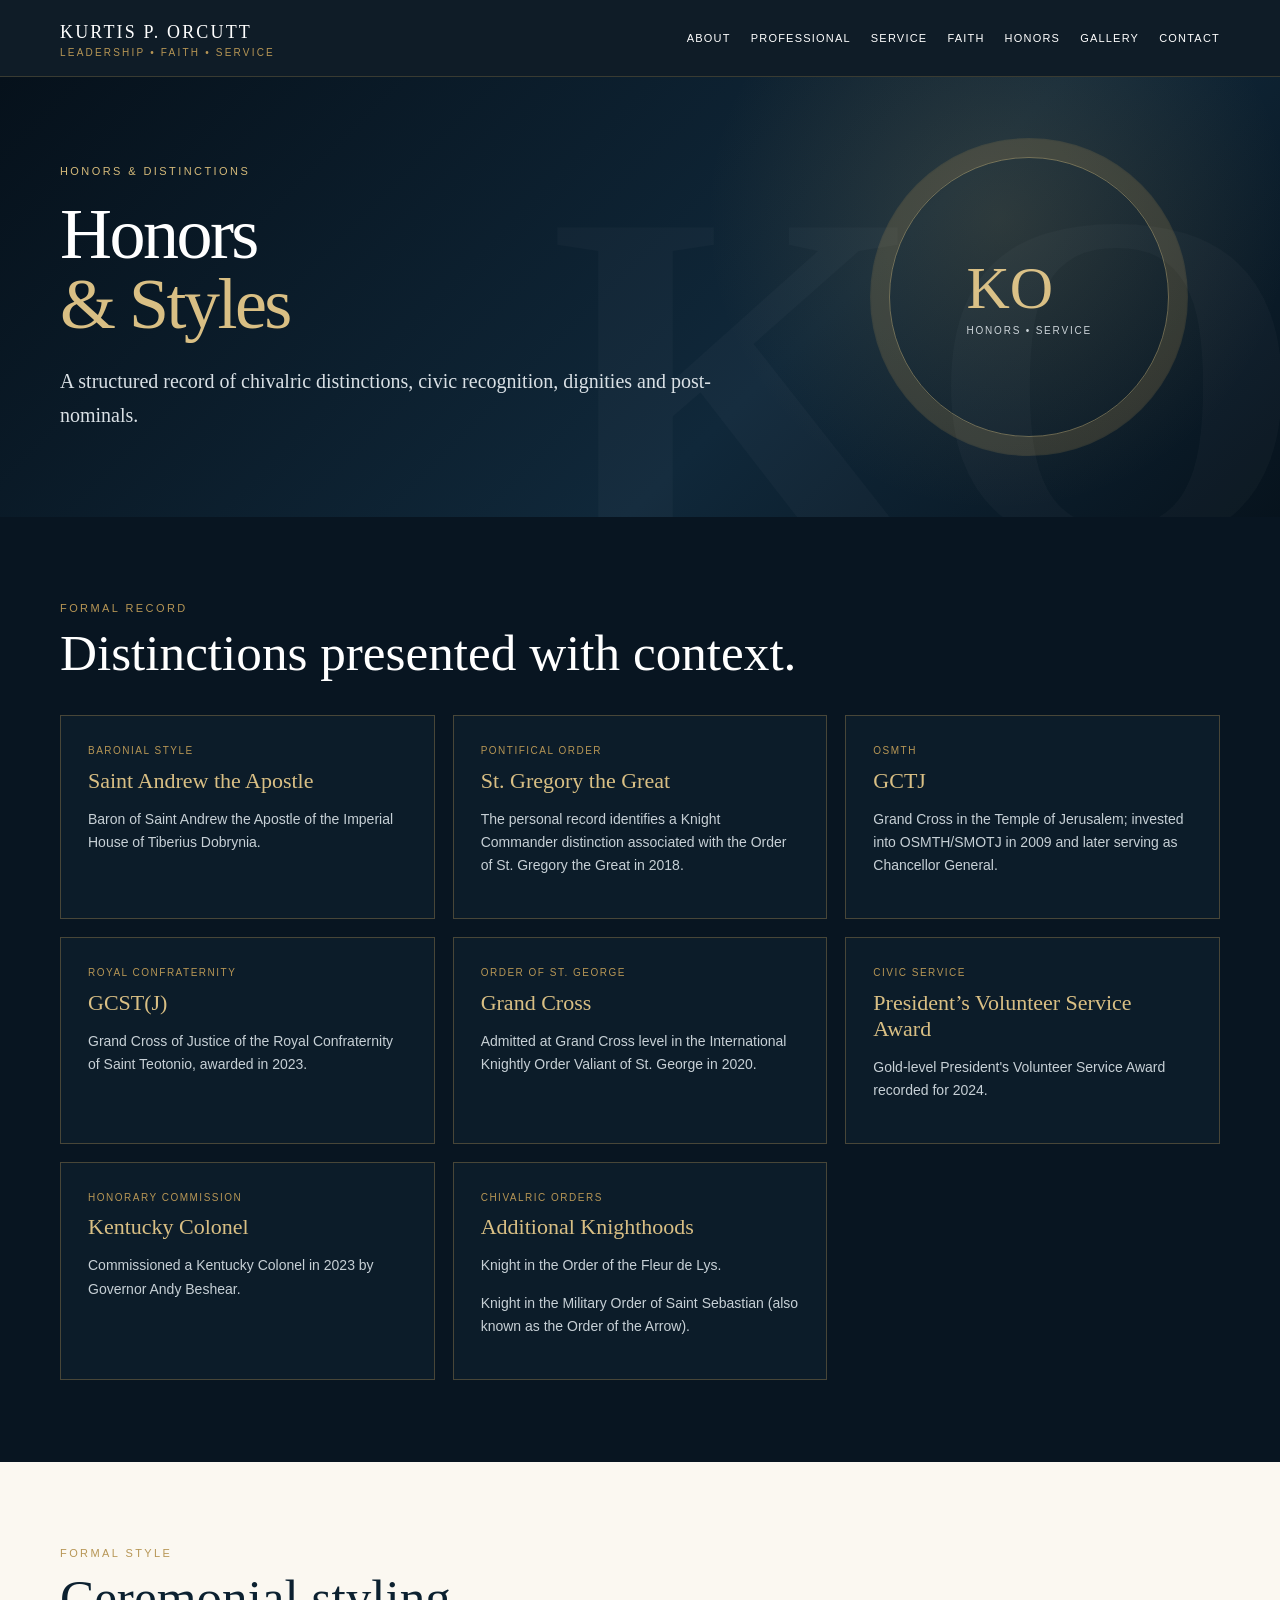
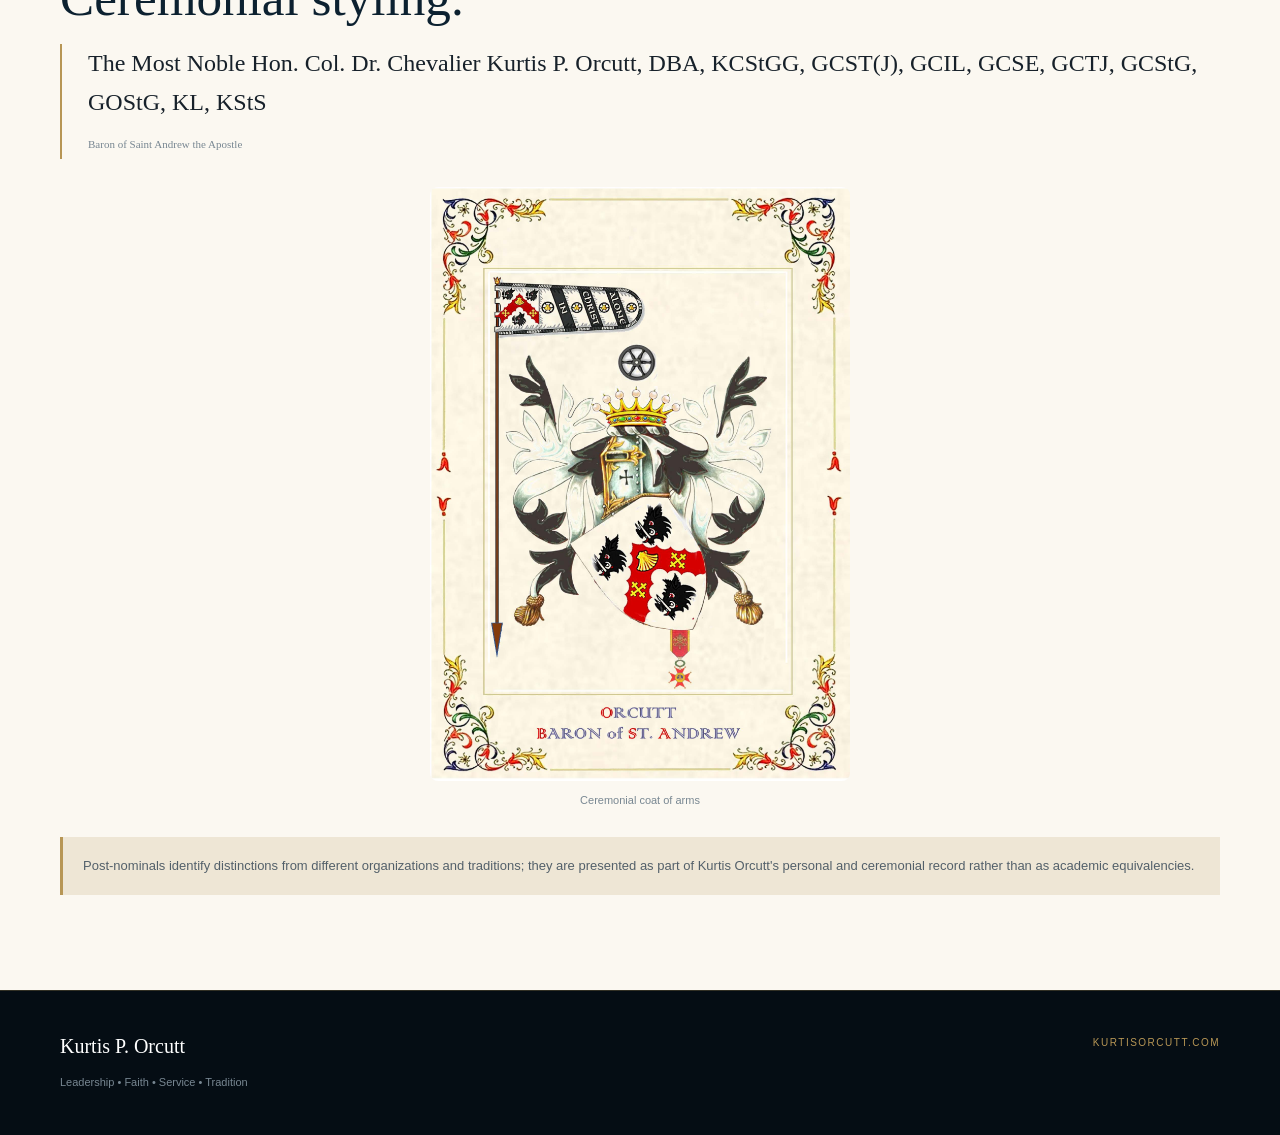
<file: honors.html>
<!doctype html><html lang="en"><head><meta charset="utf-8"><meta name="viewport" content="width=device-width,initial-scale=1"><title>Honors, Styles &amp; Distinctions | Kurtis P. Orcutt</title><meta name="description" content="Formal styles, post-nominals, chivalric honors, civic awards and distinctions of Kurtis P. Orcutt."><meta name="robots" content="index,follow"><link rel="canonical" href="https://www.kurtisorcutt.com/honors.html"><meta property="og:type" content="website"><meta property="og:title" content="Honors, Styles &amp; Distinctions | Kurtis P. Orcutt"><meta property="og:description" content="Formal styles, post-nominals, chivalric honors, civic awards and distinctions of Kurtis P. Orcutt."><meta property="og:url" content="https://www.kurtisorcutt.com/honors.html"><meta name="theme-color" content="#0b1624"><link rel="stylesheet" href="style.css"></head><body><nav><div class="wrap nav"><a class="brand" href="index.html">KURTIS P. ORCUTT<small>LEADERSHIP • FAITH • SERVICE</small></a><div class="links"><a href="about.html">ABOUT</a><a href="professional.html">PROFESSIONAL</a><a href="service.html">SERVICE</a><a href="faith.html">FAITH</a><a href="honors.html">HONORS</a><a href="gallery.html">GALLERY</a><a href="contact.html">CONTACT</a></div></div></nav><header class="hero small"><div class="wrap hero-grid"><div><div class="eyebrow">Honors & Distinctions</div><h1>Honors <span>& Styles</span></h1><div class="lead">A structured record of chivalric distinctions, civic recognition, dignities and post-nominals.</div></div><div class="seal"><div><strong>KO</strong><span>HONORS • SERVICE</span></div></div></div></header><section class="dark"><div class="wrap"><div class="kicker">Formal Record</div><h2 class="section-title">Distinctions presented with context.</h2><div class="honors"><div class="honor"><div class="tag">Baronial Style</div><h3>Saint Andrew the Apostle</h3><p>Baron of Saint Andrew the Apostle of the Imperial House of Tiberius Dobrynia.</p></div><div class="honor"><div class="tag">Pontifical Order</div><h3>St. Gregory the Great</h3><p>The personal record identifies a Knight Commander distinction associated with the Order of St. Gregory the Great in 2018.</p></div><div class="honor"><div class="tag">OSMTH</div><h3>GCTJ</h3><p>Grand Cross in the Temple of Jerusalem; invested into OSMTH/SMOTJ in 2009 and later serving as Chancellor General.</p></div><div class="honor"><div class="tag">Royal Confraternity</div><h3>GCST(J)</h3><p>Grand Cross of Justice of the Royal Confraternity of Saint Teotonio, awarded in 2023.</p></div><div class="honor"><div class="tag">Order of St. George</div><h3>Grand Cross</h3><p>Admitted at Grand Cross level in the International Knightly Order Valiant of St. George in 2020.</p></div><div class="honor"><div class="tag">Civic Service</div><h3>President’s Volunteer Service Award</h3><p>Gold-level President's Volunteer Service Award recorded for 2024.</p></div><div class="honor"><div class="tag">Honorary Commission</div><h3>Kentucky Colonel</h3><p>Commissioned a Kentucky Colonel in 2023 by Governor Andy Beshear.</p></div><div class="honor"><div class="tag">Chivalric Orders</div><h3>Additional Knighthoods</h3><p>Knight in the Order of the Fleur de Lys.</p><p>Knight in the Military Order of Saint Sebastian (also known as the Order of the Arrow).</p></div></div></div></section><section><div class="wrap"><div class="kicker">Formal Style</div><h2 class="section-title">Ceremonial styling.</h2><div class="formal">The Most Noble Hon. Col. Dr. Chevalier Kurtis P. Orcutt, DBA, KCStGG, GCST(J), GCIL, GCSE, GCTJ, GCStG, GOStG, KL, KStS<br><span class="fine">Baron of Saint Andrew the Apostle</span></div><figure style="max-width:420px;margin:28px auto;text-align:center"><img src="assets/images/COATOFARMS_8.7.24.jpg" alt="Ceremonial coat of arms" loading="lazy" style="display:block;width:100%;height:auto;object-fit:contain;border-radius:8px"><figcaption class="fine" style="margin-top:10px">Ceremonial coat of arms</figcaption></figure><p class="notice" style="margin-top:25px">Post-nominals identify distinctions from different organizations and traditions; they are presented as part of Kurtis Orcutt's personal and ceremonial record rather than as academic equivalencies.</p></div></section><footer class="footer"><div class="wrap footer-grid"><div><b>Kurtis P. Orcutt</b><div class="fine">Leadership • Faith • Service • Tradition</div></div><div class="tag">KurtisOrcutt.com</div></div></footer></body></html>
</file>
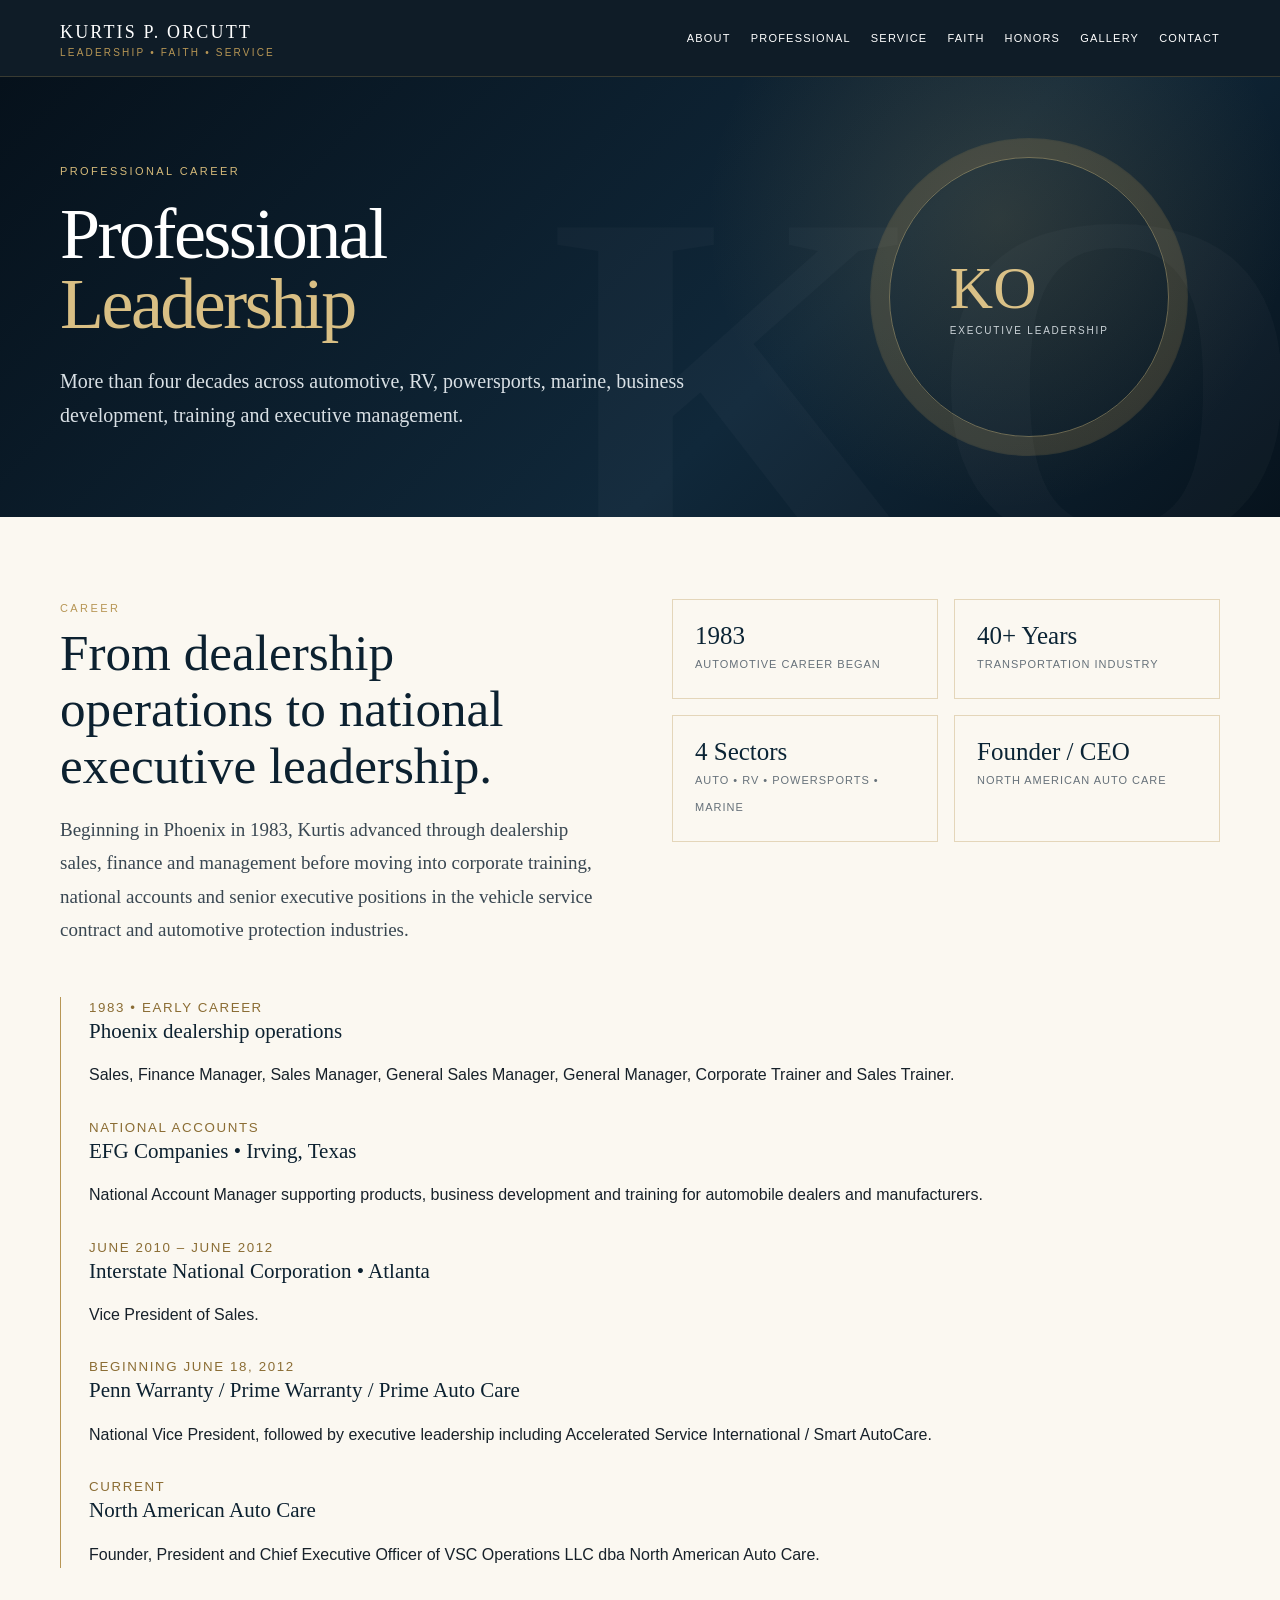
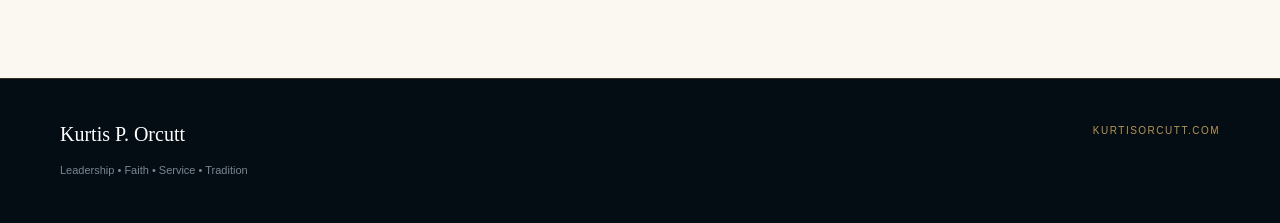
<file: professional.html>
<!doctype html><html lang="en"><head><meta charset="utf-8"><meta name="viewport" content="width=device-width,initial-scale=1"><title>Professional Career | Kurtis P. Orcutt</title><meta name="description" content="Professional career of Kurtis P. Orcutt, Founder, President and CEO of North American Auto Care, with more than four decades in automotive and transportation-related industries."><meta name="robots" content="index,follow"><link rel="canonical" href="https://www.kurtisorcutt.com/professional.html"><meta property="og:type" content="website"><meta property="og:title" content="Professional Career | Kurtis P. Orcutt"><meta property="og:description" content="Professional career of Kurtis P. Orcutt, Founder, President and CEO of North American Auto Care, with more than four decades in automotive and transportation-related industries."><meta property="og:url" content="https://www.kurtisorcutt.com/professional.html"><meta name="theme-color" content="#0b1624"><link rel="stylesheet" href="style.css"></head><body><nav><div class="wrap nav"><a class="brand" href="index.html">KURTIS P. ORCUTT<small>LEADERSHIP • FAITH • SERVICE</small></a><div class="links"><a href="about.html">ABOUT</a><a href="professional.html">PROFESSIONAL</a><a href="service.html">SERVICE</a><a href="faith.html">FAITH</a><a href="honors.html">HONORS</a><a href="gallery.html">GALLERY</a><a href="contact.html">CONTACT</a></div></div></nav><header class="hero small"><div class="wrap hero-grid"><div><div class="eyebrow">Professional Career</div><h1>Professional <span>Leadership</span></h1><div class="lead">More than four decades across automotive, RV, powersports, marine, business development, training and executive management.</div></div><div class="seal"><div><strong>KO</strong><span>EXECUTIVE LEADERSHIP</span></div></div></div></header><section><div class="wrap split"><div><div class="kicker">Career</div><h2 class="section-title">From dealership operations to national executive leadership.</h2><p class="intro">Beginning in Phoenix in 1983, Kurtis advanced through dealership sales, finance and management before moving into corporate training, national accounts and senior executive positions in the vehicle service contract and automotive protection industries.</p></div><div class="facts"><div class="fact"><strong>1983</strong><span>Automotive career began</span></div><div class="fact"><strong>40+ Years</strong><span>Transportation industry</span></div><div class="fact"><strong>4 Sectors</strong><span>Auto • RV • Powersports • Marine</span></div><div class="fact"><strong>Founder / CEO</strong><span>North American Auto Care</span></div></div></div><div class="wrap timeline"><div class="event"><small>1983 • Early Career</small><b>Phoenix dealership operations</b><p>Sales, Finance Manager, Sales Manager, General Sales Manager, General Manager, Corporate Trainer and Sales Trainer.</p></div><div class="event"><small>National Accounts</small><b>EFG Companies • Irving, Texas</b><p>National Account Manager supporting products, business development and training for automobile dealers and manufacturers.</p></div><div class="event"><small>June 2010 – June 2012</small><b>Interstate National Corporation • Atlanta</b><p>Vice President of Sales.</p></div><div class="event"><small>Beginning June 18, 2012</small><b>Penn Warranty / Prime Warranty / Prime Auto Care</b><p>National Vice President, followed by executive leadership including Accelerated Service International / Smart AutoCare.</p></div><div class="event"><small>Current</small><b>North American Auto Care</b><p>Founder, President and Chief Executive Officer of VSC Operations LLC dba North American Auto Care.</p></div></div></section><footer class="footer"><div class="wrap footer-grid"><div><b>Kurtis P. Orcutt</b><div class="fine">Leadership • Faith • Service • Tradition</div></div><div class="tag">KurtisOrcutt.com</div></div></footer></body></html>
</file>
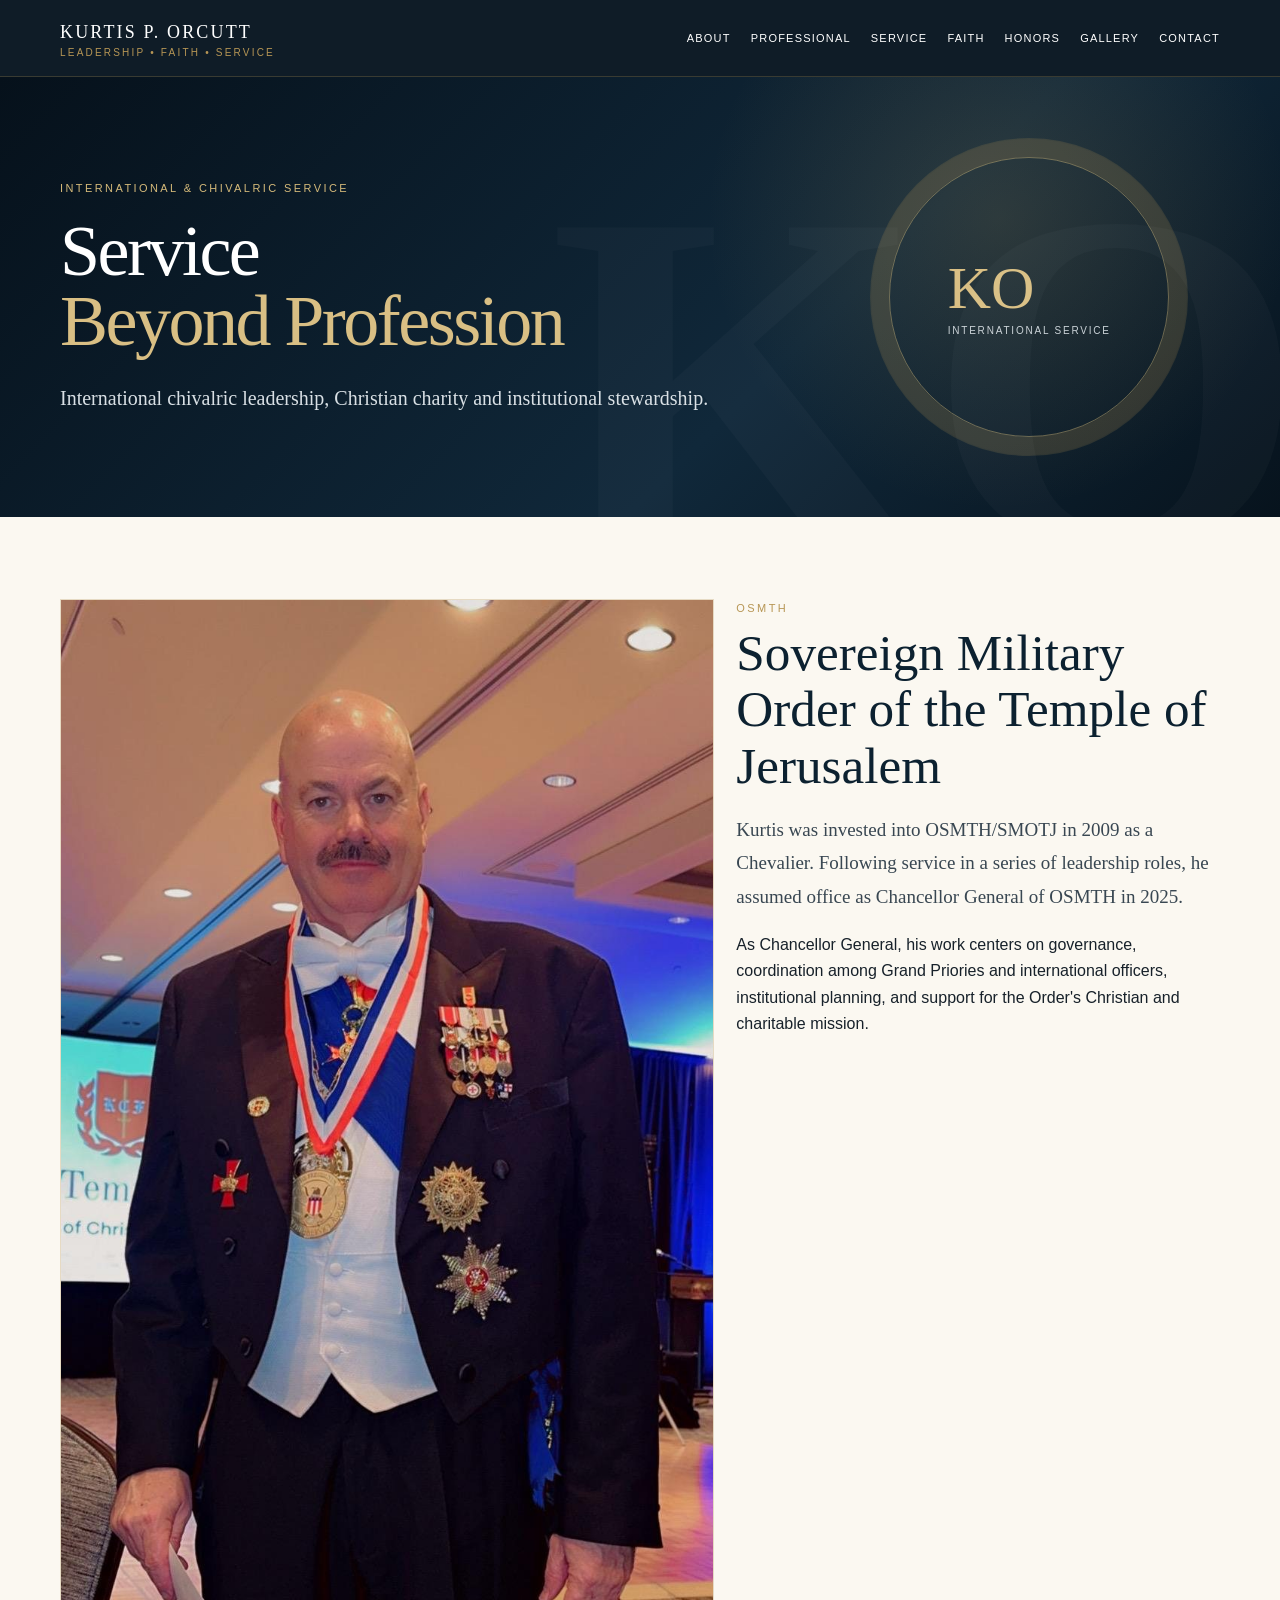
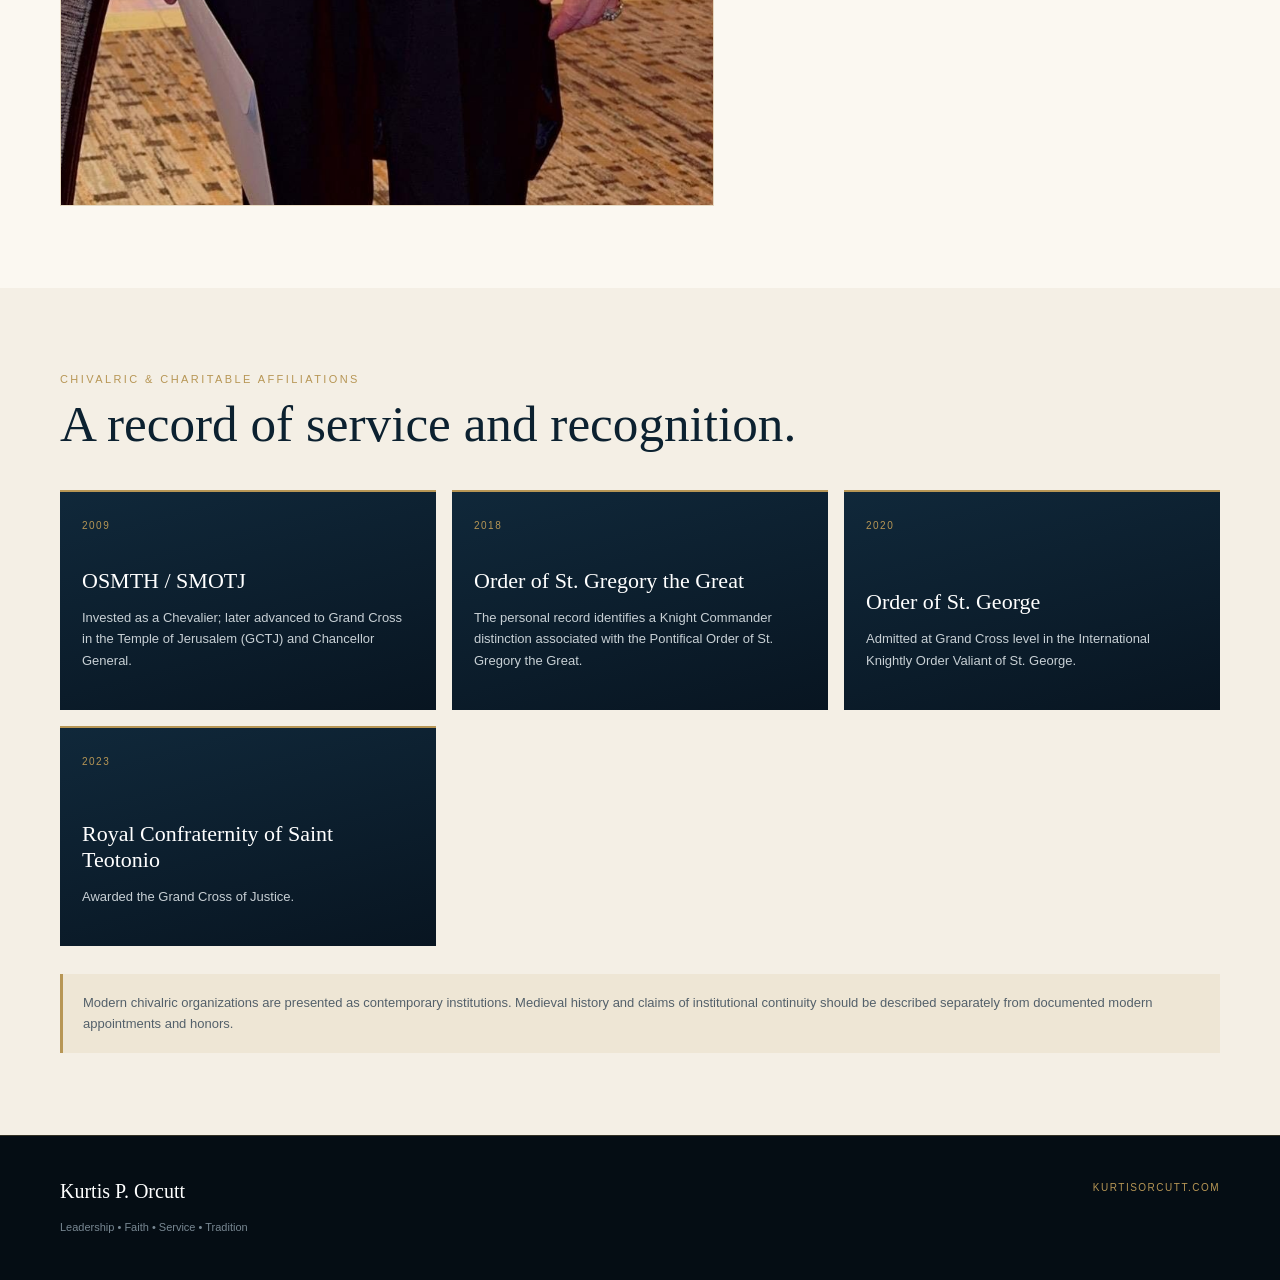
<file: service.html>
<!doctype html><html lang="en"><head><meta charset="utf-8"><meta name="viewport" content="width=device-width,initial-scale=1"><title>International &amp; Chivalric Service | Kurtis P. Orcutt</title><meta name="description" content="International and chivalric service of Kurtis P. Orcutt, including his role as Chancellor General of OSMTH and other Christian charitable affiliations."><meta name="robots" content="index,follow"><link rel="canonical" href="https://www.kurtisorcutt.com/service.html"><meta property="og:type" content="website"><meta property="og:title" content="International &amp; Chivalric Service | Kurtis P. Orcutt"><meta property="og:description" content="International and chivalric service of Kurtis P. Orcutt, including his role as Chancellor General of OSMTH and other Christian charitable affiliations."><meta property="og:url" content="https://www.kurtisorcutt.com/service.html"><meta name="theme-color" content="#0b1624"><link rel="stylesheet" href="style.css"></head><body><nav><div class="wrap nav"><a class="brand" href="index.html">KURTIS P. ORCUTT<small>LEADERSHIP • FAITH • SERVICE</small></a><div class="links"><a href="about.html">ABOUT</a><a href="professional.html">PROFESSIONAL</a><a href="service.html">SERVICE</a><a href="faith.html">FAITH</a><a href="honors.html">HONORS</a><a href="gallery.html">GALLERY</a><a href="contact.html">CONTACT</a></div></div></nav><header class="hero small"><div class="wrap hero-grid"><div><div class="eyebrow">International & Chivalric Service</div><h1>Service <span>Beyond Profession</span></h1><div class="lead">International chivalric leadership, Christian charity and institutional stewardship.</div></div><div class="seal"><div><strong>KO</strong><span>INTERNATIONAL SERVICE</span></div></div></div></header><section><div class="wrap photo-grid"><figure class="media-card" style="margin:0"><img src="assets/images/ceremonial.jpg" alt="Kurtis Orcutt in formal chivalric dress"><figcaption class="caption">International and chivalric service</figcaption></figure><div><div class="kicker">OSMTH</div><h2 class="section-title">Sovereign Military Order of the Temple of Jerusalem</h2><p class="intro">Kurtis was invested into OSMTH/SMOTJ in 2009 as a Chevalier. Following service in a series of leadership roles, he assumed office as Chancellor General of OSMTH in 2025.</p><p>As Chancellor General, his work centers on governance, coordination among Grand Priories and international officers, institutional planning, and support for the Order's Christian and charitable mission.</p></div></div></section><section class="cream"><div class="wrap"><div class="kicker">Chivalric & Charitable Affiliations</div><h2 class="section-title">A record of service and recognition.</h2><div class="cards"><div class="card"><span class="num">2009</span><b>OSMTH / SMOTJ</b><p>Invested as a Chevalier; later advanced to Grand Cross in the Temple of Jerusalem (GCTJ) and Chancellor General.</p></div><div class="card"><span class="num">2018</span><b>Order of St. Gregory the Great</b><p>The personal record identifies a Knight Commander distinction associated with the Pontifical Order of St. Gregory the Great.</p></div><div class="card"><span class="num">2020</span><b>Order of St. George</b><p>Admitted at Grand Cross level in the International Knightly Order Valiant of St. George.</p></div><div class="card"><span class="num">2023</span><b>Royal Confraternity of Saint Teotonio</b><p>Awarded the Grand Cross of Justice.</p></div></div><div class="notice" style="margin-top:28px">Modern chivalric organizations are presented as contemporary institutions. Medieval history and claims of institutional continuity should be described separately from documented modern appointments and honors.</div></div></section><footer class="footer"><div class="wrap footer-grid"><div><b>Kurtis P. Orcutt</b><div class="fine">Leadership • Faith • Service • Tradition</div></div><div class="tag">KurtisOrcutt.com</div></div></footer></body></html>
</file>
<file: style.css>
:root{--navy:#081521;--navy2:#10283a;--ivory:#f4efe5;--paper:#fbf8f1;--gold:#b79655;--ink:#17212a;--muted:#66717a;--line:rgba(183,150,85,.35)}*{box-sizing:border-box}html{scroll-behavior:smooth}body{margin:0;font-family:Arial,Helvetica,sans-serif;color:var(--ink);background:var(--paper);line-height:1.65}a{color:inherit;text-decoration:none}.wrap{width:min(1160px,92%);margin:auto}nav{position:sticky;top:0;z-index:20;background:rgba(8,21,33,.97);border-bottom:1px solid rgba(183,150,85,.25)}.nav{min-height:76px;display:flex;align-items:center;justify-content:space-between;color:white}.brand{font-family:Georgia,serif;letter-spacing:.12em;font-size:18px}.brand small{display:block;color:var(--gold);font:10px Arial;letter-spacing:.22em}.links{display:flex;gap:20px;font-size:11px;letter-spacing:.11em}.links a:hover,.active{color:#d9bf84}.hero{min-height:72vh;background:radial-gradient(circle at 78% 32%,rgba(183,150,85,.18),transparent 28%),linear-gradient(135deg,#06111b,#10283a 62%,#07131d);color:white;display:flex;align-items:center;position:relative;overflow:hidden}.hero.small{min-height:48vh}.hero:after{content:"KO";position:absolute;right:-2vw;bottom:-12vh;font:700 38vw Georgia;color:rgba(255,255,255,.025);line-height:1}.hero-grid{display:grid;grid-template-columns:1.3fr .7fr;gap:70px;align-items:center;padding:80px 0}.eyebrow,.kicker{color:#b79655;letter-spacing:.22em;font-size:11px;text-transform:uppercase}.hero .eyebrow{color:#d5ba7a}.hero h1{font:normal clamp(50px,7vw,90px)/.98 Georgia,serif;margin:18px 0 24px;letter-spacing:-.035em}.hero.small h1{font-size:clamp(44px,6vw,72px)}.hero h1 span{display:block;color:#d9bf84}.lead{font:20px/1.7 Georgia,serif;color:#d9e0e5;max-width:760px}.buttons{display:flex;gap:14px;margin-top:32px;flex-wrap:wrap}.btn{padding:13px 19px;border:1px solid var(--gold);font-size:11px;letter-spacing:.16em;text-transform:uppercase}.btn.fill{background:var(--gold);color:#091522}.seal{width:280px;aspect-ratio:1;border:1px solid rgba(213,186,122,.45);border-radius:50%;display:grid;place-items:center;margin:auto;box-shadow:0 0 0 18px rgba(183,150,85,.035),0 0 0 19px rgba(183,150,85,.18)}.seal strong{font:60px Georgia;color:#d9bf84}.seal span{display:block;letter-spacing:.18em;font-size:10px;color:#cbd3d8;text-align:center}section{padding:82px 0}.section-title{font:normal clamp(34px,4vw,56px)/1.1 Georgia,serif;margin:8px 0 18px;color:#0c2130}.intro{font:19px/1.75 Georgia,serif;color:#394752;max-width:920px}.cream{background:var(--ivory)}.dark{background:#081521;color:#e8edf0}.dark .section-title{color:white}.dark .intro{color:#c8d0d5}.cards{display:grid;grid-template-columns:repeat(3,1fr);gap:16px;margin-top:38px}.card{min-height:220px;padding:26px 22px;background:linear-gradient(165deg,#10283a,#081521);color:white;border-top:2px solid var(--gold);display:flex;flex-direction:column;justify-content:flex-end;transition:.2s}.card:hover{transform:translateY(-4px)}.card b{font:22px Georgia}.card p{font-size:13px;color:#c8d0d5}.num,.tag{font-size:10px;letter-spacing:.15em;text-transform:uppercase;color:#b79655;margin-bottom:auto}.split{display:grid;grid-template-columns:1fr 1fr;gap:64px;align-items:start}.facts{display:grid;grid-template-columns:1fr 1fr;gap:16px}.fact,.panel{border:1px solid var(--line);padding:22px}.fact strong{display:block;font:25px Georgia;color:#0b2435}.fact span{font-size:11px;color:var(--muted);text-transform:uppercase;letter-spacing:.09em}.timeline{margin-top:32px;border-left:1px solid var(--gold);padding-left:28px}.event{margin:0 0 28px}.event b{font:21px Georgia;color:#0c2130}.event small{display:block;color:#8b6d34;letter-spacing:.12em;text-transform:uppercase}.honors{display:grid;grid-template-columns:repeat(3,1fr);gap:18px;margin-top:34px}.honor{padding:27px;border:1px solid rgba(183,150,85,.35);background:#0c1c29}.honor h3{font:22px Georgia;color:#d9bf84;margin:8px 0}.honor p{font-size:14px;color:#c7d0d6}.gallery{display:grid;grid-template-columns:repeat(3,1fr);gap:14px;margin-top:36px}.g{min-height:210px;background:linear-gradient(145deg,#19384c,#0a1822);color:white;padding:22px;display:flex;flex-direction:column;justify-content:flex-end;border-bottom:2px solid var(--gold)}.g b{font:20px Georgia}.g span{font-size:12px;color:#c9d1d6}.formal{font:24px/1.6 Georgia,serif;border-left:2px solid var(--gold);padding-left:26px}.notice{padding:18px 20px;background:#eee6d5;border-left:3px solid var(--gold);font-size:13px;color:#53606a}.footer{padding:44px 0;background:#050d14;color:#aeb9c0;border-top:1px solid rgba(183,150,85,.25)}.footer-grid{display:flex;justify-content:space-between;gap:30px}.footer b{font:20px Georgia;color:white}.fine{font-size:11px;color:#788792;max-width:760px;margin-top:12px}.contact{font:18px Georgia}.quote{border-left:2px solid var(--gold);padding-left:28px;font:italic 23px/1.55 Georgia;color:#243746}@media(max-width:900px){.links{display:none}.hero-grid,.split{grid-template-columns:1fr}.seal{width:220px}.cards,.honors,.gallery{grid-template-columns:1fr 1fr}.footer-grid{display:block}.hero{min-height:auto}}@media(max-width:560px){.cards,.honors,.gallery,.facts{grid-template-columns:1fr}.seal{display:none}section{padding:60px 0}.hero-grid{padding:60px 0}}

/* V3 media pass */
.hero-photo{min-height:72vh;background:linear-gradient(90deg,rgba(6,17,27,.98) 0%,rgba(6,17,27,.82) 46%,rgba(6,17,27,.16) 72%),url("assets/images/home-portrait.jpg") center 32%/cover no-repeat;color:white;display:flex;align-items:center;position:relative}.hero-photo .hero-grid{grid-template-columns:1.05fr .95fr}.hero-photo .portrait-space{min-height:520px}.media-card{overflow:hidden;border:1px solid var(--line);background:white}.media-card img{width:100%;height:100%;min-height:420px;object-fit:cover;display:block}.coat img{object-fit:contain;background:#fff;padding:24px}.photo-grid{display:grid;grid-template-columns:1.15fr .85fr;gap:22px;align-items:stretch}.caption{font-size:12px;color:var(--muted);padding:12px 14px;border-top:1px solid #e8e0d2}.gallery-photo{min-height:270px;background-size:cover;background-position:center;position:relative;overflow:hidden}.gallery-photo:after{content:"";position:absolute;inset:0;background:linear-gradient(transparent 35%,rgba(5,13,20,.88))}.gallery-photo div{position:absolute;z-index:2;bottom:18px;left:20px;right:20px;color:white}.gallery-photo b{font:22px Georgia}.gallery-photo span{display:block;font-size:12px;color:#d7dee2}.formal-style{padding:28px;background:#081521;color:#eef2f4;border-top:2px solid var(--gold)}.formal-style h3{font:26px Georgia;color:#d9bf84;margin:0 0 10px}.formal-style p{margin:0;color:#ccd4d9}.source-note{font-size:11px;color:#76838c;margin-top:14px}@media(max-width:900px){.hero-photo{background-position:62% center}.hero-photo .hero-grid{grid-template-columns:1fr}.hero-photo .portrait-space{min-height:240px}.photo-grid{grid-template-columns:1fr}}

/* Responsive image visibility: preserve the portrait on narrow viewports. */
.hero-photo{background-color:#081521;background-repeat:no-repeat;background-size:cover;background-position:72% 32%}
@media(max-width:900px){
  .hero-photo{min-height:620px;background-position:68% center;background-image:linear-gradient(90deg,rgba(6,17,27,.93),rgba(6,17,27,.48)),url("assets/images/home-portrait.jpg")}
  .hero-photo .hero-grid{grid-template-columns:1fr;padding:55px 0}
  .hero-photo .portrait-space{display:none}
  .photo-grid{grid-template-columns:1fr}
  .media-card img{height:auto;min-height:0;max-height:680px;object-fit:contain}
}
@media(max-width:560px){
  .hero-photo{min-height:580px;background-position:66% center;background-image:linear-gradient(90deg,rgba(6,17,27,.92),rgba(6,17,27,.62)),url("assets/images/home-portrait.jpg")}
  .hero-photo .hero-grid{padding:45px 0}
  .hero-photo h1{font-size:clamp(43px,12vw,64px)}
  .hero-photo .lead{font-size:17px;line-height:1.55}
  .media-card img{width:100%;height:auto;min-height:0;object-fit:contain}
}

/* Accessible mobile navigation: keep all page links visible and tappable. */
@media(max-width:900px){
  .nav{flex-direction:column;align-items:stretch;gap:10px;padding:14px 0}
  .brand{display:block;text-align:center}
  .links{display:flex;flex-wrap:wrap;justify-content:center;gap:6px 10px;font-size:11px;letter-spacing:.06em}
  .links a{display:inline-flex;align-items:center;justify-content:center;min-height:44px;padding:8px 10px;border:1px solid rgba(183,150,85,.28);border-radius:3px}
  .links a:focus-visible{outline:2px solid #d9bf84;outline-offset:2px}
}
@media(max-width:560px){
  .nav{padding:10px 0;gap:8px}
  .brand{font-size:16px}
  .links{gap:5px}
  .links a{font-size:10px;padding:7px 8px}
}
</file>
